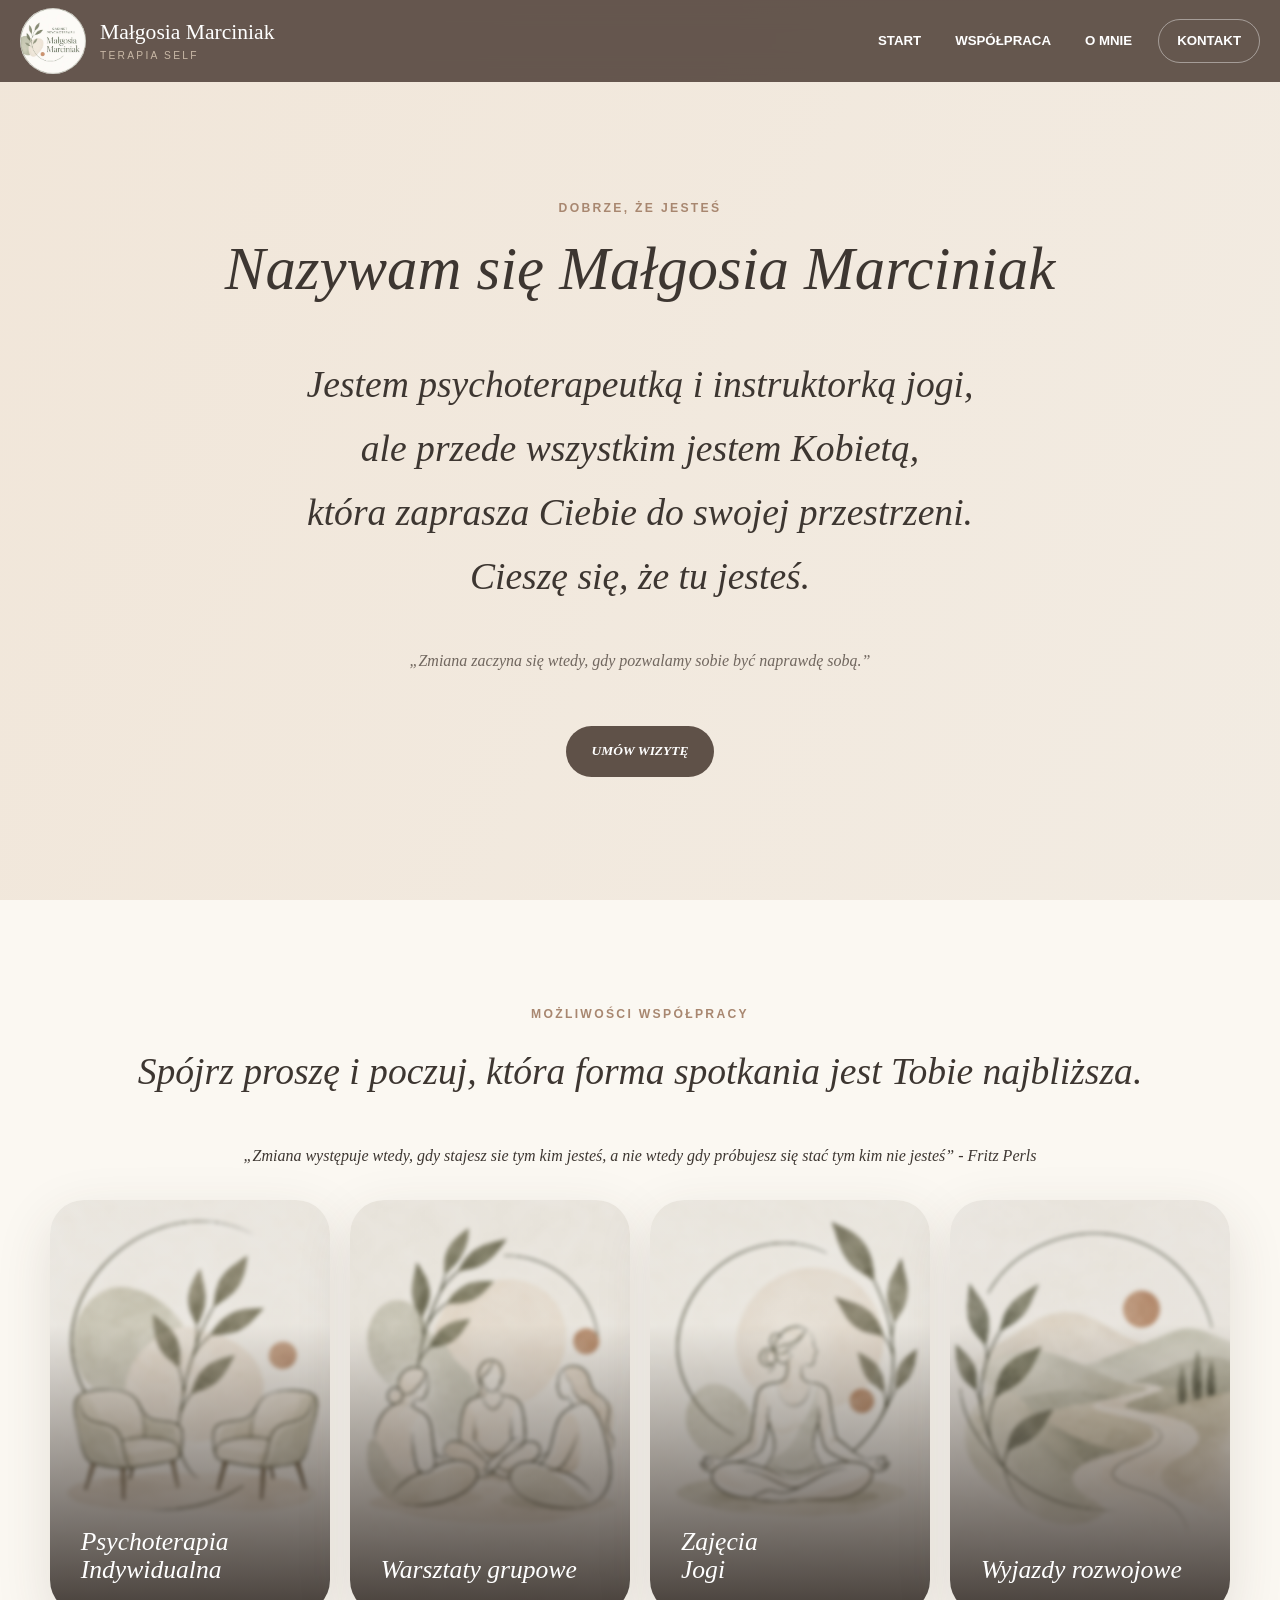
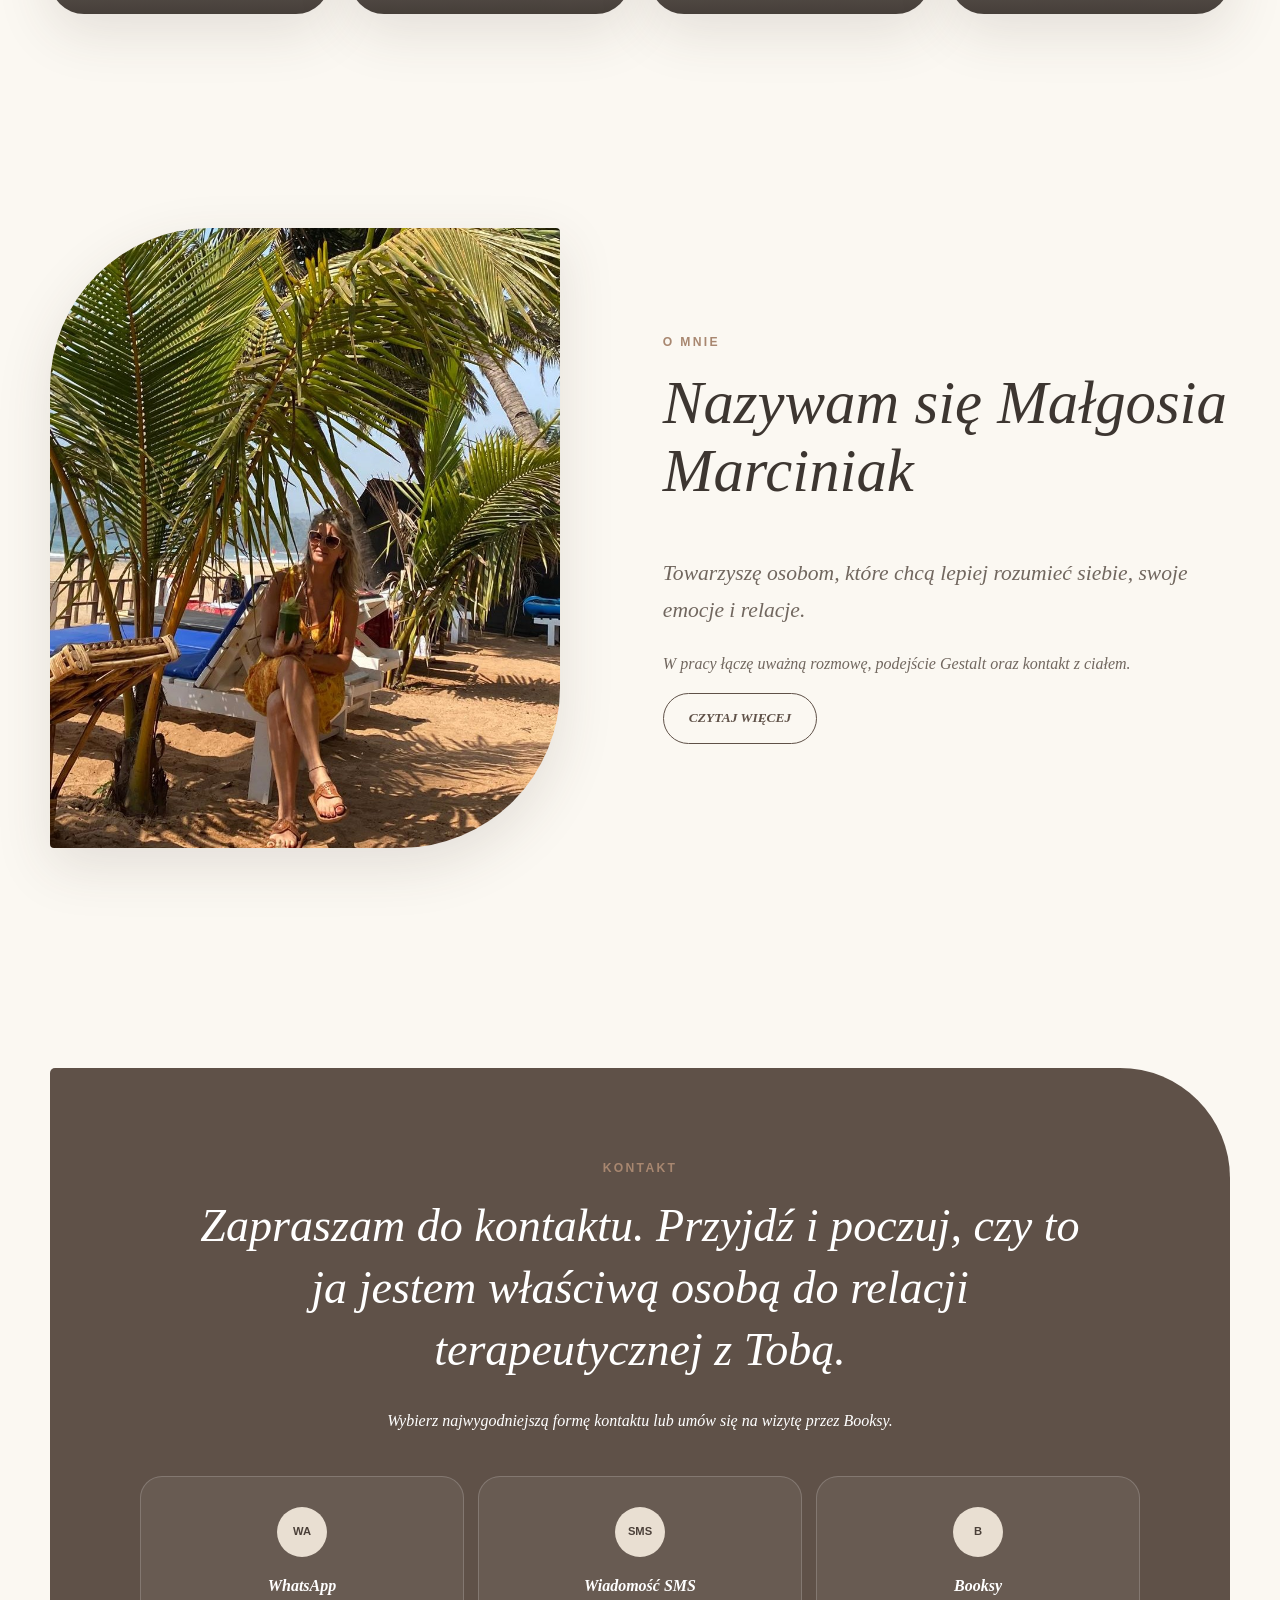
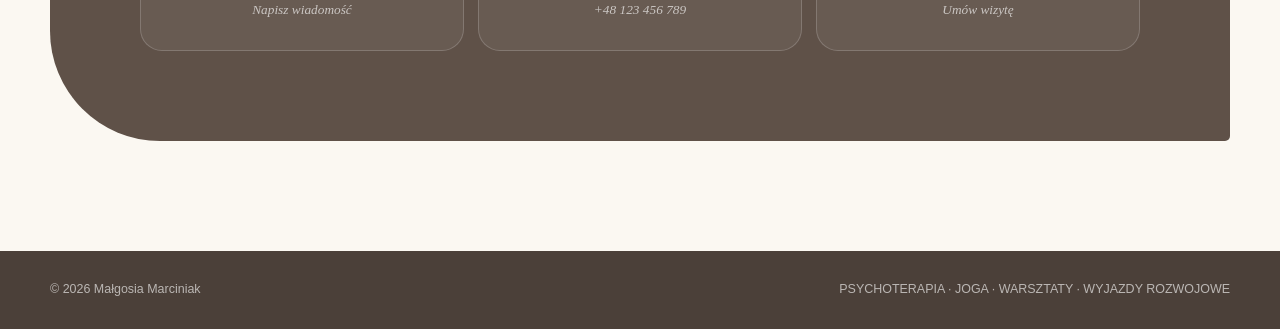
<file: index.html>
<!DOCTYPE html>
<html lang="pl">
<head>
    <meta charset="UTF-8">
    <meta name="viewport" content="width=device-width, initial-scale=1.0">
    <title>Małgosia Marciniak — Terapia Self</title>
    <link rel="stylesheet" href="style.css">
    <style>
        .contact-card .contact-invitation {
            max-width: 920px;
            margin: 0 auto 26px;
            font-style: italic;
            font-size: clamp(1.85rem, 3.6vw, 3rem);
            line-height: 1.35;
        }
        .contact-card .contact-description { font-style: italic; }
    </style>
    <style>
        #start .hero-content > .button { margin-top: 18px; }
        @media (max-width: 640px) {
            #start.hero {
                min-height: 100vh;
                min-height: 100svh;
                padding: 112px 24px 42px;
            }
            #start .hero-content { max-width: 420px; margin-inline: auto; }
            #start .eyebrow { margin-bottom: 24px; font-size: 0.7rem; letter-spacing: 0.18em; }
            #start .hero-content h2 { margin: 0 auto 24px; font-size: clamp(1.9rem, 7.5vw, 2.55rem); line-height: 1.18; text-wrap: balance; }
            #start .hero-content h3 { max-width: 34ch; margin: 0 auto 24px; font-size: clamp(1.15rem, 4.7vw, 1.35rem); line-height: 1.55; text-wrap: pretty; }
            #start .hero-content h3 br { display: none; }
            #start blockquote { margin: 0 auto 0; font-size: 0.95rem; line-height: 1.6; }
            #start .hero-content > .button { margin-top: 34px; min-height: 48px; padding: 12px 28px; }
        }
    </style>
</head>
<body>

    <!-- NAGŁÓWEK -->
    <header class="site-header">
        <div class="header-inner">
            <a class="brand" href="index.html">
                <span>Małgosia Marciniak</span>
                <small>Terapia Self</small>
            </a>

            <button class="menu-button" type="button" aria-label="Otwórz menu" aria-expanded="false">
                <span></span><span></span><span></span>
            </button>

            <nav class="main-nav" aria-label="Menu główne">
                <a href="#start">Start</a>
                <a href="#wspolpraca">Współpraca</a>
                <a href="#o-mnie">O mnie</a>
                <a class="nav-contact" href="#kontakt">Kontakt</a>
            </nav>
        </div>
    </header>

    <main>
        <section class="hero" id="start">
            <video class="hero-video" autoplay muted loop playsinline>
                <source src="images/hero.mp4" type="video/mp4">
            </video>

            <div class="hero-overlay"></div>

            <div class="hero-content">
                <p class="eyebrow">Dobrze, że jesteś</p>
                <h2>Nazywam się Małgosia Marciniak</h2>
                <h3>
                    Jestem psychoterapeutką i instruktorką jogi,<br>
                    ale przede wszystkim jestem Kobietą,<br>
                    która zaprasza Ciebie do swojej przestrzeni.<br>
                    Cieszę się, że tu jesteś.
                </h3>
                <blockquote>
                    „Zmiana zaczyna się wtedy, gdy pozwalamy sobie być naprawdę sobą.”
                </blockquote>
                <a class="button button-primary" href="#kontakt">Umów wizytę</a>
            </div>
        </section>

        <!-- WSPÓŁPRACA -->
        <section class="section services-section" id="wspolpraca">
            <div class="section-heading">
                <p class="eyebrow">Możliwości współpracy</p>
                <h3>
                     Spójrz proszę i poczuj, która forma spotkania jest Tobie najbliższa.
                </h3>
                <blockquote>
                     „Zmiana występuje wtedy, gdy stajesz sie tym kim jesteś, a nie wtedy gdy próbujesz się stać tym kim nie jesteś”  - Fritz Perls
                </blockquote>
                
            </div>

            <div class="services-grid">
                <a class="service-card service-therapy" href="psychoterapia-indywidualna.html" aria-label="Psychoterapia — zobacz więcej">
                    <div class="service-image"></div>
                    <div class="service-shade"></div>
                    <div class="service-content">
                        <h3>Psychoterapia Indywidualna</h3>
                    </div>
                </a>

                <a class="service-card service-group" href="warsztaty-rozwojowe.html" aria-label="Warsztaty grupowe — zobacz więcej">
                    <div class="service-image"></div>
                    <div class="service-shade"></div>
                    <div class="service-content">
                        <h3>Warsztaty grupowe</h3>
                    </div>
                </a>

                <a class="service-card service-yoga" href="zajecia-jogi.html" aria-label="Joga Gestalt — zobacz więcej">
                    <div class="service-image"></div>
                    <div class="service-shade"></div>
                    <div class="service-content">
                        <h3>Zajęcia <br> Jogi</h3>
                    </div>
                </a>

                <a class="service-card service-retreat" href="wyjazdy-rozwojowe.html" aria-label="Wyjazdy rozwojowe — zobacz więcej">
                    <div class="service-image"></div>
                    <div class="service-shade"></div>
                    <div class="service-content">
                        <h3>Wyjazdy rozwojowe</h3>
                    </div>
                </a>
            </div>
        </section>

        <!-- O MNIE -->
        <section class="section about-section" id="o-mnie">
            <div class="about-image" role="img" aria-label="Zdjęcie Małgosi Marciniak"></div>
            <div class="about-content">
                <p class="eyebrow">O mnie</p>
                <h2>Nazywam się Małgosia Marciniak</h2>
                <p class="lead">Towarzyszę osobom, które chcą lepiej rozumieć siebie, swoje emocje i relacje.</p>
                <p>W pracy łączę uważną rozmowę, podejście Gestalt oraz kontakt z ciałem.</p>
                <a class="button button-outline" href="o-mnie.html">Czytaj więcej</a>
            </div>
        </section>

        <!-- KONTAKT -->
        <section class="section contact-section" id="kontakt">
            <div class="contact-card">
                <p class="eyebrow">Kontakt</p>
                <h2 class="contact-invitation">Zapraszam do kontaktu. Przyjdź i poczuj, czy to ja jestem właściwą osobą do relacji terapeutycznej z Tobą.</h2>
                <p class="contact-description">Wybierz najwygodniejszą formę kontaktu lub umów się na wizytę przez Booksy.</p>

                <div class="contact-options">
                    <a class="contact-option" href="https://wa.me/48123456789" target="_blank" rel="noreferrer">
                        <span class="contact-icon">WA</span><strong>WhatsApp</strong><small>Napisz wiadomość</small>
                    </a>
                    <a class="contact-option" href="sms:+48123456789">
                        <span class="contact-icon">SMS</span><strong>Wiadomość SMS</strong><small>+48 123 456 789</small>
                    </a>
                    <!-- BOOKSY: dodaj do poniższego znacznika a: href="TWÓJ_LINK_DO_BOOKSY" -->
                    <a class="contact-option contact-booksy" id="booksy-link">
                        <span class="contact-icon" aria-hidden="true">B</span><strong>Booksy</strong><small>Umów wizytę</small>
                    </a>
                </div>
            </div>
        </section>
    </main>

    <footer class="site-footer">
        <p>© 2026 Małgosia Marciniak</p>
        <p>PSYCHOTERAPIA · JOGA · WARSZTATY · WYJAZDY ROZWOJOWE</p>
    </footer>

    <script src="script.js"></script>

</body>
</html>
</file>
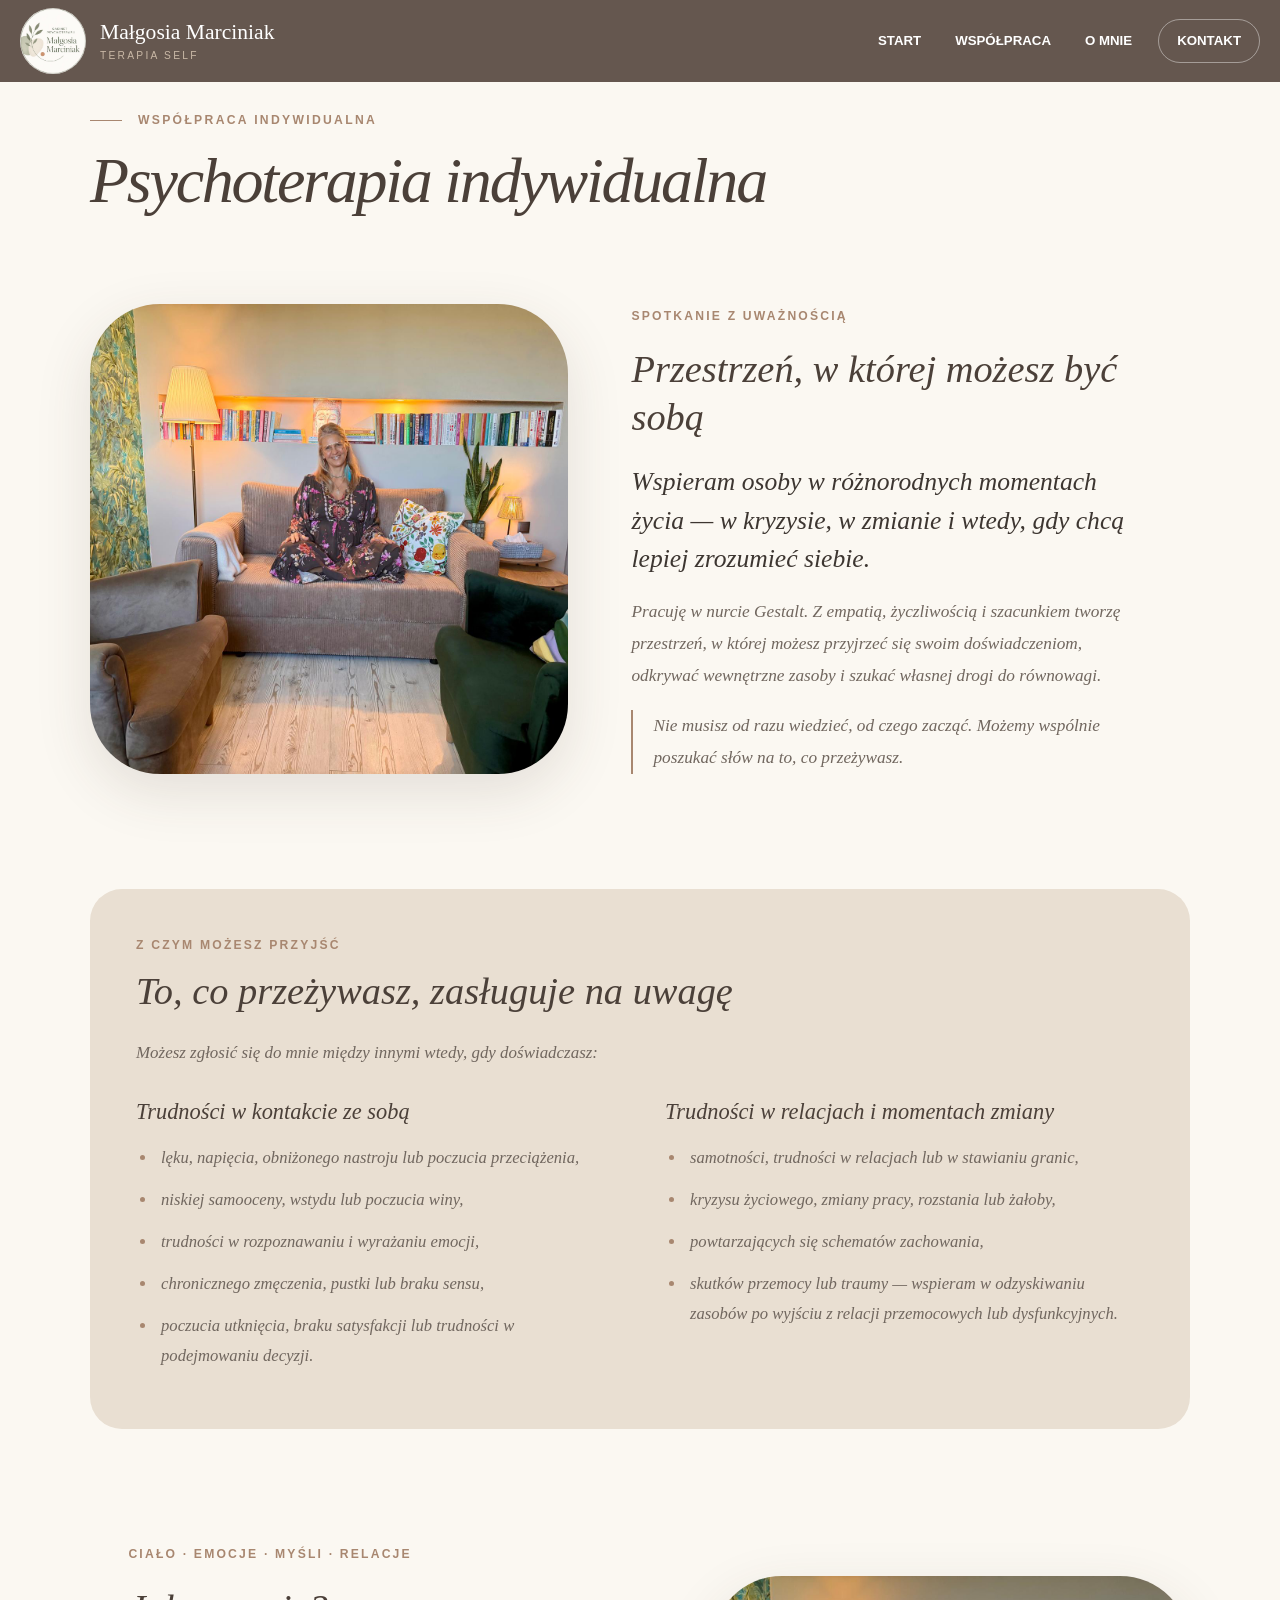
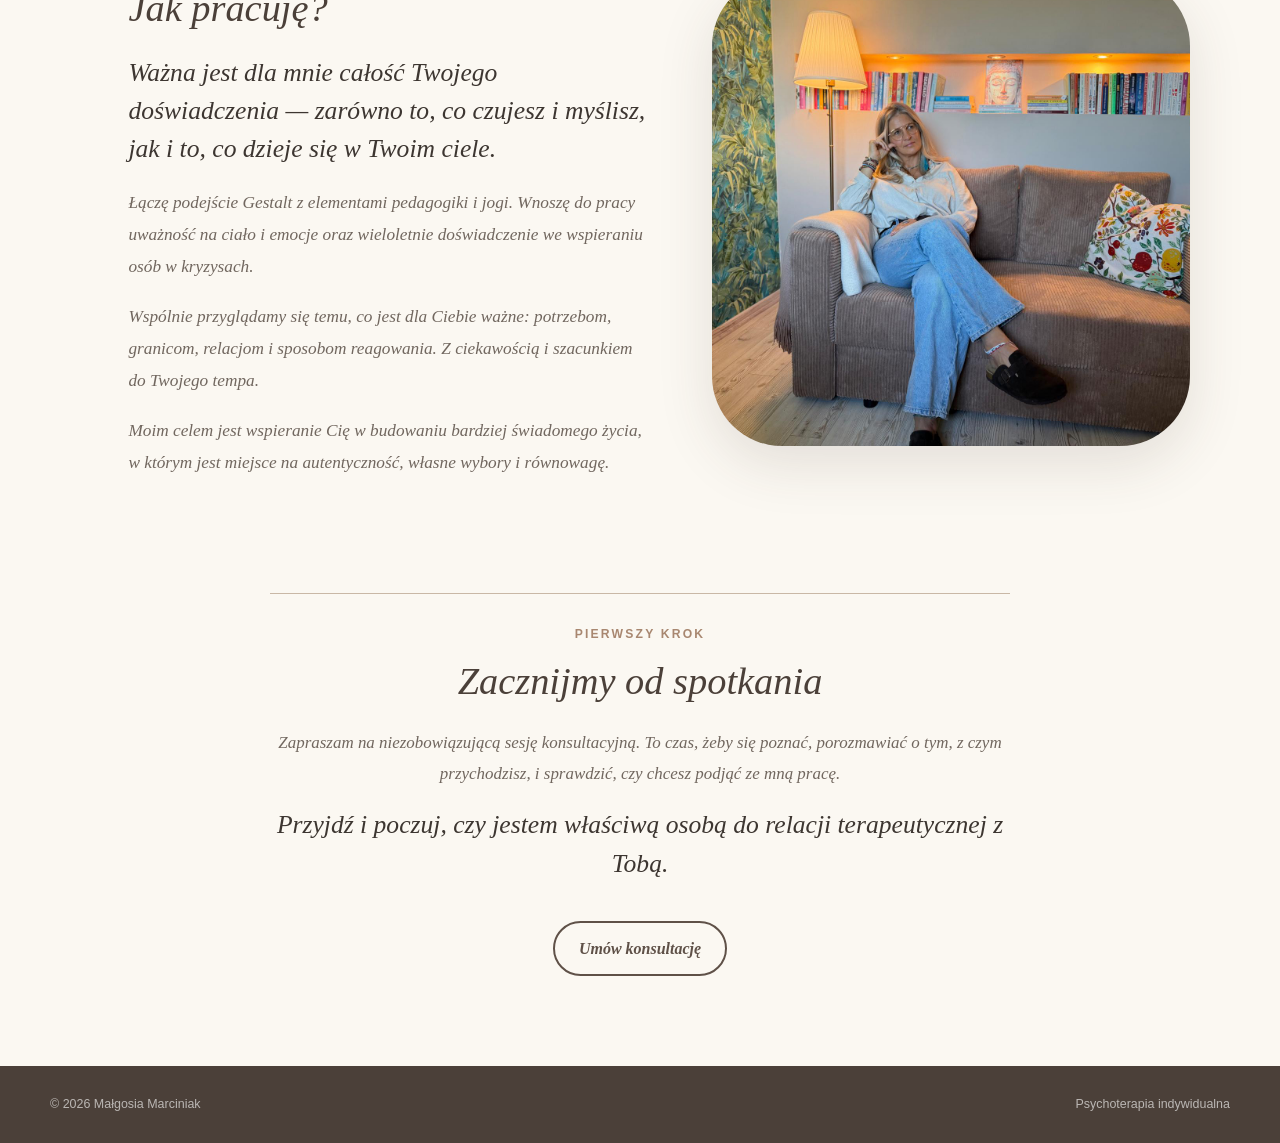
<file: psychoterapia-indywidualna.html>
<!DOCTYPE html>
<html lang="pl">

<head>
    <meta charset="UTF-8">
    <meta name="viewport" content="width=device-width, initial-scale=1.0">
    <title>Psychoterapia — Małgosia Marciniak</title>
    <link rel="stylesheet" href="style.css">
    <style>
        .page-psychotherapy .subpage { font-style: italic; }
        .page-psychotherapy .subpage-hero h1 { font-size: clamp(2.3rem, 5vw, 4.8rem); line-height: 1.12; overflow-wrap: break-word; }
        .page-psychotherapy h2 { margin-bottom: 22px; color: var(--header-deep); font-size: clamp(1.85rem, 3vw, 2.6rem); line-height: 1.25; }
        .page-psychotherapy h3 { margin-bottom: 16px; color: var(--header-deep); font-size: 1.4rem; line-height: 1.35; }
        .page-psychotherapy .therapy-section { margin-top: clamp(44px, 6vw, 76px); }
        .page-psychotherapy .subpage-photo { background-color: var(--beige); }
        .page-psychotherapy .therapy-copy { color: var(--text-soft); font-size: 1.06rem; line-height: 1.85; }
        .page-psychotherapy .therapy-areas { padding: clamp(24px, 4vw, 46px); background: var(--beige); border-radius: 32px; }
        .page-psychotherapy .therapy-grid { display: grid; grid-template-columns: 1fr 1fr; gap: clamp(24px, 4vw, 50px); margin-top: 28px; }
        .page-psychotherapy .text-points { margin: 0; padding-left: 21px; font-size: 1.04rem; line-height: 1.8; }
        .page-psychotherapy .text-points li { margin-bottom: 12px; padding-left: 4px; }
        .page-psychotherapy .text-points li::marker { color: var(--accent); }
        .page-psychotherapy .subpage-text > :last-child { margin-bottom: 0; }
        .page-psychotherapy .therapy-invitation { max-width: 740px; margin-inline: auto; padding-top: 30px; border-top: 1px solid var(--beige-dark); text-align: center; }
        .page-psychotherapy .therapy-invitation .text-link { margin-top: 12px; }
        .page-psychotherapy .therapy-invitation .text-link:focus-visible { outline: 3px solid var(--accent); outline-offset: 5px; }
        @media (max-width: 820px) {
            .page-psychotherapy .therapy-grid { grid-template-columns: 1fr; }
            .page-psychotherapy .subpage-photo { min-height: clamp(260px, 65vw, 390px); }
        }
    </style>
</head>

<body class="page-psychotherapy">

    <!-- GÓRNY NAGŁÓWEK I MENU -->
    <header class="site-header">
        <div class="header-inner">
            <a class="brand" href="index.html">
                <span>Małgosia Marciniak</span>
                <small>Terapia Self</small>
            </a>

            <button class="menu-button" aria-label="Otwórz menu">
                <span></span>
                <span></span>
                <span></span>
            </button>

            <nav class="main-nav">
                <a href="index.html#start">Start</a>
                <a href="index.html#wspolpraca">Współpraca</a>
                <a href="index.html#o-mnie">O mnie</a>
                <a href="index.html#kontakt">Kontakt</a>
            </nav>
        </div>
    </header>

    <!-- GŁÓWNA TREŚĆ PODSTRONY -->
    <main class="subpage">

        <!-- TYTUŁ PODSTRONY -->
        <section class="subpage-hero">
            <div>
                <p class="eyebrow">Współpraca indywidualna</p>
                <h1>Psychoterapia indywidualna</h1>
            </div>
        </section>

        <div class="subpage-alternating">
            <section class="subpage-row" aria-labelledby="therapy-intro">
                <div class="subpage-photo subpage-photo-primary" role="img" aria-label="Psychoterapia indywidualna"></div>
                <div class="subpage-text">
                    <p class="text-label">Spotkanie z uważnością</p>
                    <h2 id="therapy-intro">Przestrzeń, w której możesz być sobą</h2>
                    <p class="text-lead">Wspieram osoby w różnorodnych momentach życia — w kryzysie, w zmianie i wtedy, gdy chcą lepiej zrozumieć siebie.</p>
                    <p>Pracuję w nurcie Gestalt. Z empatią, życzliwością i szacunkiem tworzę przestrzeń, w której możesz przyjrzeć się swoim doświadczeniom, odkrywać wewnętrzne zasoby i szukać własnej drogi do równowagi.</p>
                    <p class="text-quote">Nie musisz od razu wiedzieć, od czego zacząć. Możemy wspólnie poszukać słów na to, co przeżywasz.</p>
                </div>
            </section>

            <section class="therapy-section therapy-areas" aria-labelledby="therapy-areas">
                <p class="text-label">Z czym możesz przyjść</p>
                <h2 id="therapy-areas">To, co przeżywasz, zasługuje na uwagę</h2>
                <p class="therapy-copy">Możesz zgłosić się do mnie między innymi wtedy, gdy doświadczasz:</p>
                <div class="therapy-grid">
                    <div>
                        <h3>Trudności w kontakcie ze sobą</h3>
                        <ul class="text-points">
                            <li>lęku, napięcia, obniżonego nastroju lub poczucia przeciążenia,</li>
                            <li>niskiej samooceny, wstydu lub poczucia winy,</li>
                            <li>trudności w rozpoznawaniu i wyrażaniu emocji,</li>
                            <li>chronicznego zmęczenia, pustki lub braku sensu,</li>
                            <li>poczucia utknięcia, braku satysfakcji lub trudności w podejmowaniu decyzji.</li>
                        </ul>
                    </div>
                    <div>
                        <h3>Trudności w relacjach i momentach zmiany</h3>
                        <ul class="text-points">
                            <li>samotności, trudności w relacjach lub w stawianiu granic,</li>
                            <li>kryzysu życiowego, zmiany pracy, rozstania lub żałoby,</li>
                            <li>powtarzających się schematów zachowania,</li>
                            <li>skutków przemocy lub traumy — wspieram w odzyskiwaniu zasobów po wyjściu z relacji przemocowych lub dysfunkcyjnych.</li>
                        </ul>
                    </div>
                </div>
            </section>

            <section class="subpage-row subpage-row-reverse therapy-section" aria-labelledby="therapy-approach">
                <div class="subpage-text">
                    <p class="text-label">Ciało · emocje · myśli · relacje</p>
                    <h2 id="therapy-approach">Jak pracuję?</h2>
                    <p class="text-lead">Ważna jest dla mnie całość Twojego doświadczenia — zarówno to, co czujesz i myślisz, jak i to, co dzieje się w Twoim ciele.</p>
                    <p>Łączę podejście Gestalt z elementami pedagogiki i jogi. Wnoszę do pracy uważność na ciało i emocje oraz wieloletnie doświadczenie we wspieraniu osób w kryzysach.</p>
                    <p>Wspólnie przyglądamy się temu, co jest dla Ciebie ważne: potrzebom, granicom, relacjom i sposobom reagowania. Z ciekawością i szacunkiem do Twojego tempa.</p>
                    <p>Moim celem jest wspieranie Cię w budowaniu bardziej świadomego życia, w którym jest miejsce na autentyczność, własne wybory i równowagę.</p>
                </div>
                <div class="subpage-photo subpage-photo-secondary" role="img" aria-label="Przestrzeń psychoterapii indywidualnej"></div>
            </section>

            <section class="therapy-section therapy-invitation" aria-labelledby="therapy-consultation">
                <p class="text-label">Pierwszy krok</p>
                <h2 id="therapy-consultation">Zacznijmy od spotkania</h2>
                <p class="therapy-copy">Zapraszam na niezobowiązującą sesję konsultacyjną. To czas, żeby się poznać, porozmawiać o tym, z czym przychodzisz, i sprawdzić, czy chcesz podjąć ze mną pracę.</p>
                <p class="text-lead">Przyjdź i poczuj, czy jestem właściwą osobą do relacji terapeutycznej z Tobą.</p>
                <a class="text-link" href="index.html#kontakt">Umów konsultację</a>
            </section>
        </div>

    </main>

    <!-- STOPKA -->
    <footer class="site-footer">
        <p>© 2026 Małgosia Marciniak</p>
        <p>Psychoterapia indywidualna</p>
    </footer>

    <script src="script.js"></script>

</body>

</html>
</file>
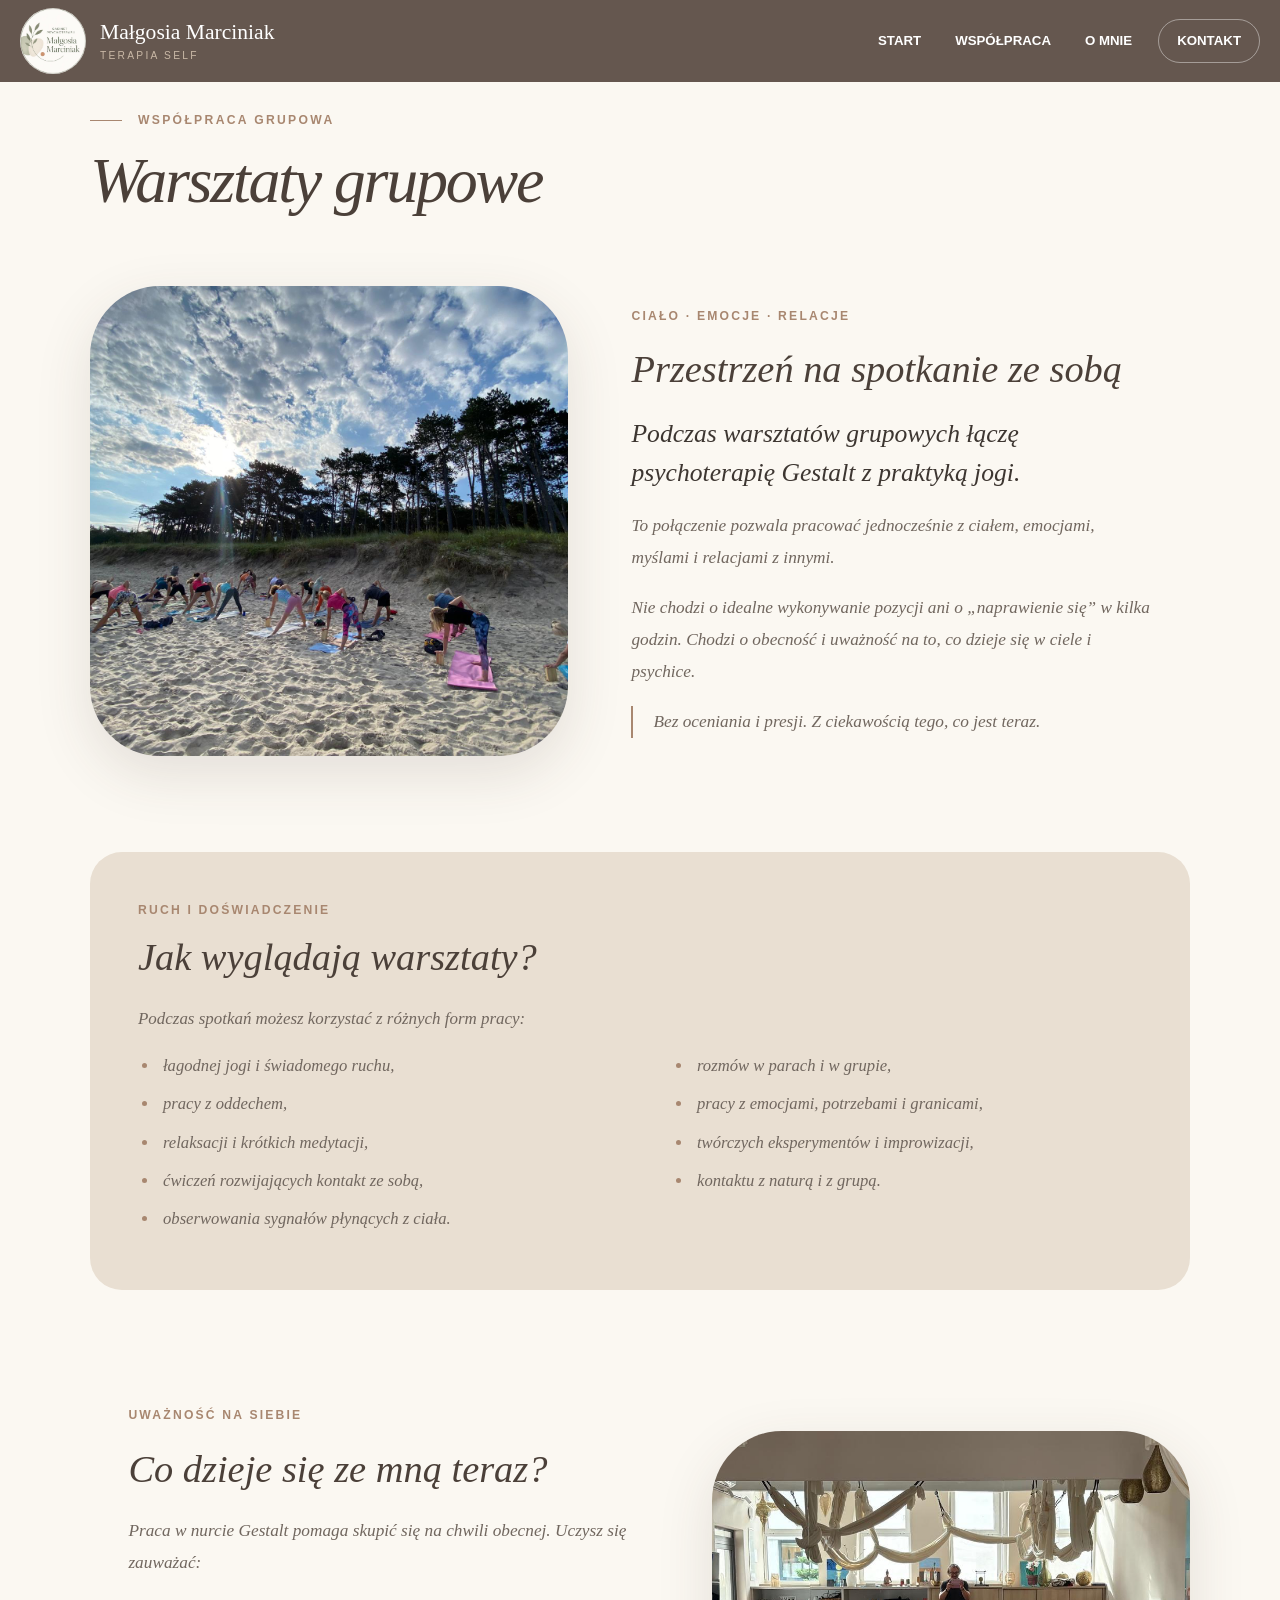
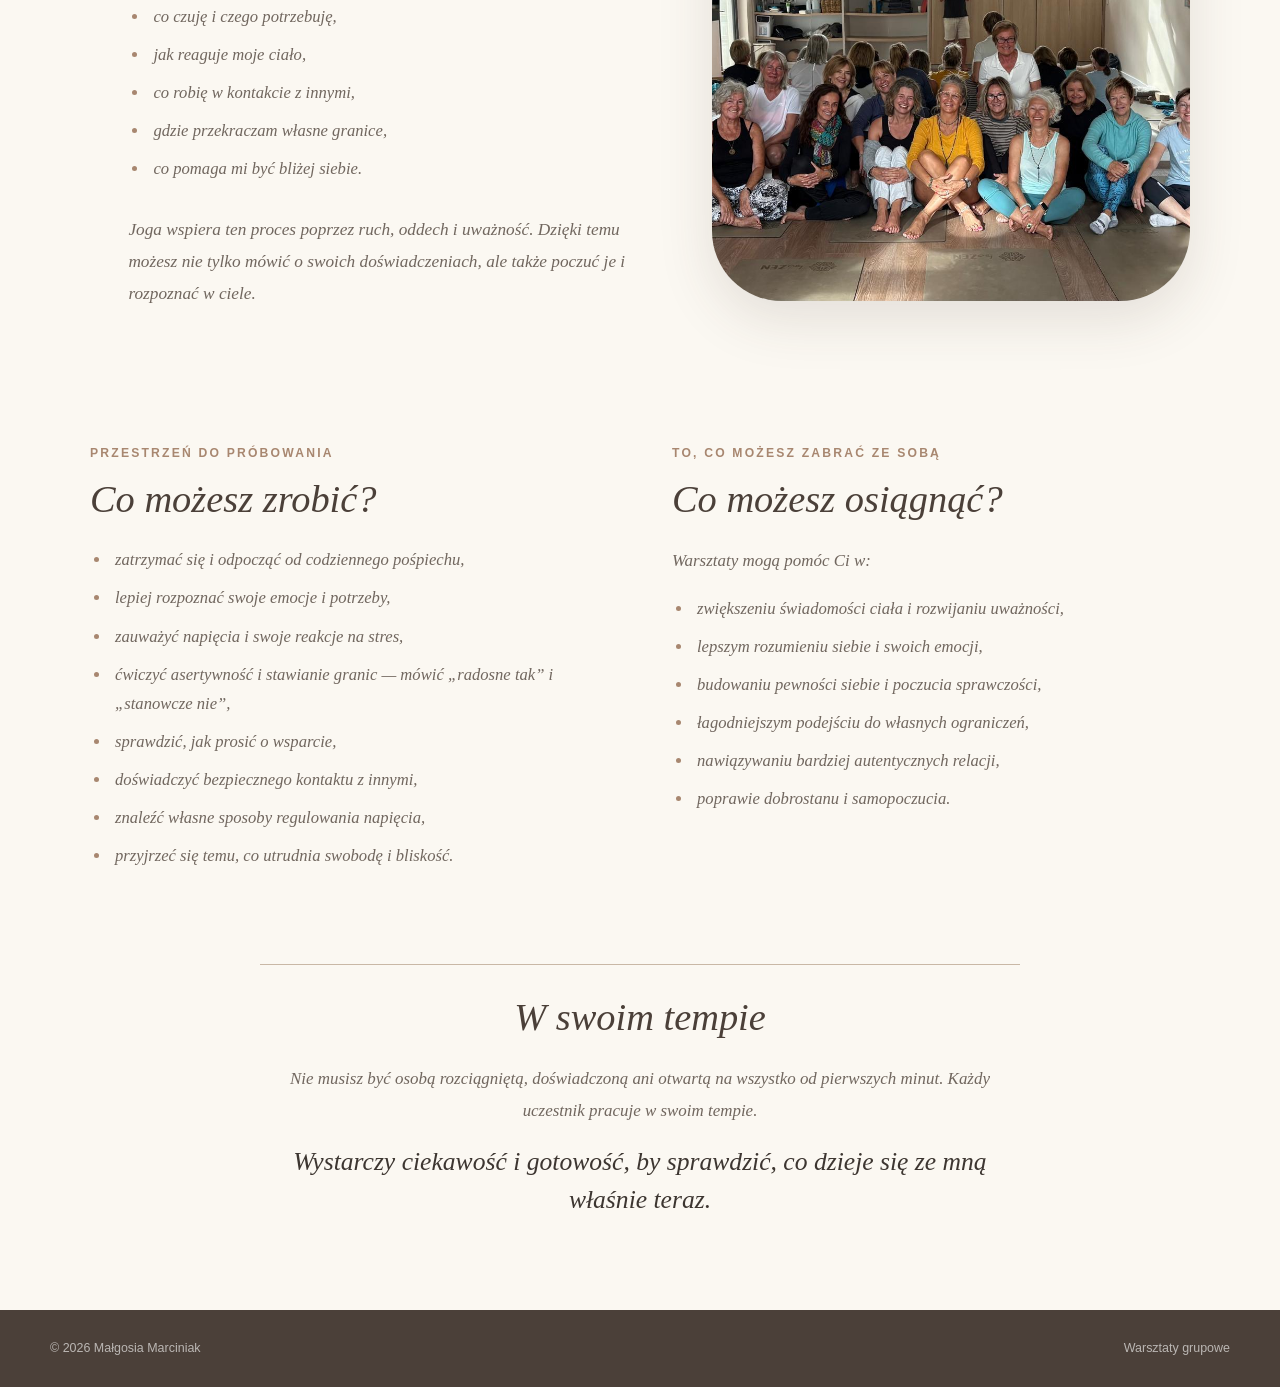
<file: warsztaty-rozwojowe.html>
<!DOCTYPE html>
<html lang="pl">

<head>
    <meta charset="UTF-8">
    <meta name="viewport" content="width=device-width, initial-scale=1.0">
    <title>Warsztaty grupowe — Małgosia Marciniak</title>
    <link rel="stylesheet" href="style.css">

    <style>
        .page-workshops .subpage { font-style: italic; }
        .page-workshops .subpage-hero h1 { font-size: clamp(2.6rem, 5vw, 4.8rem); line-height: 1.12; }
        .page-workshops .workshop-section { margin-top: clamp(44px, 6vw, 76px); }
        .page-workshops .workshop-panel { padding: clamp(24px, 4vw, 48px); background: var(--beige); border-radius: 32px; }
        .page-workshops h2 { margin-bottom: 22px; color: var(--header-deep); font-size: clamp(1.8rem, 3vw, 2.5rem); line-height: 1.25; }
        .page-workshops .workshop-grid { display: grid; grid-template-columns: 1fr 1fr; gap: clamp(28px, 5vw, 64px); }
        .page-workshops .workshop-copy { color: var(--text-soft); font-size: 1.06rem; line-height: 1.85; }
        .page-workshops .text-points { font-size: 1.04rem; line-height: 1.75; padding-left: 21px; }
        .page-workshops .text-points li { padding-left: 4px; margin-bottom: 9px; }
        .page-workshops .text-points li::marker { color: var(--accent); }
        .page-workshops .workshop-panel .text-points { margin: 0; }
        .page-workshops .workshop-note { max-width: 760px; margin: clamp(44px, 6vw, 72px) auto 0; padding: 28px 0 0; border-top: 1px solid var(--beige-dark); text-align: center; }
        .page-workshops .workshop-note p:last-child { margin-bottom: 0; }
        .page-workshops .subpage-photo { background-color: var(--beige); }
        @media (max-width: 820px) {
            .page-workshops .workshop-grid { grid-template-columns: 1fr; gap: 24px; }
            .page-workshops .workshop-panel .workshop-grid { gap: 0; }
            .page-workshops .subpage-photo { min-height: clamp(260px, 65vw, 390px); }
        }
    </style>
</head>

<body class="page-workshops">

    <!-- GÓRNY NAGŁÓWEK I MENU -->
    <header class="site-header">
        <div class="header-inner">
            <a class="brand" href="index.html">
                <span>Małgosia Marciniak</span>
                <small>Terapia Self</small>
            </a>

            <button class="menu-button" aria-label="Otwórz menu">
                <span></span>
                <span></span>
                <span></span>
            </button>

            <nav class="main-nav">
                <a href="index.html#start">Start</a>
                <a href="index.html#wspolpraca">Współpraca</a>
                <a href="index.html#o-mnie">O mnie</a>
                <a href="index.html#kontakt">Kontakt</a>
            </nav>
        </div>
    </header>

    <!-- GŁÓWNA TREŚĆ PODSTRONY -->
    <main class="subpage">

        <!-- TYTUŁ PODSTRONY -->
        <section class="subpage-hero">
            <div>
                <p class="eyebrow">Współpraca grupowa</p>
                <h1>Warsztaty grupowe</h1>
            </div>
        </section>

        <div class="subpage-alternating">
            <section class="subpage-row" aria-labelledby="workshop-intro">
                <div class="subpage-photo subpage-photo-primary" role="img" aria-label="Warsztaty grupowe"></div>
                <div class="subpage-text">
                    <p class="text-label">Ciało · emocje · relacje</p>
                    <h2 id="workshop-intro">Przestrzeń na spotkanie ze sobą</h2>
                    <p class="text-lead">Podczas warsztatów grupowych łączę psychoterapię Gestalt z praktyką jogi.</p>
                    <p>To połączenie pozwala pracować jednocześnie z ciałem, emocjami, myślami i relacjami z innymi.</p>
                    <p>Nie chodzi o idealne wykonywanie pozycji ani o „naprawienie się” w kilka godzin. Chodzi o obecność i uważność na to, co dzieje się w ciele i psychice.</p>
                    <p class="text-quote">Bez oceniania i presji. Z ciekawością tego, co jest teraz.</p>
                </div>
            </section>

            <section class="workshop-section workshop-panel" aria-labelledby="workshop-practice">
                <p class="text-label">Ruch i doświadczenie</p>
                <h2 id="workshop-practice">Jak wyglądają warsztaty?</h2>
                <p class="workshop-copy">Podczas spotkań możesz korzystać z różnych form pracy:</p>
                <div class="workshop-grid">
                    <ul class="text-points">
                        <li>łagodnej jogi i świadomego ruchu,</li>
                        <li>pracy z oddechem,</li>
                        <li>relaksacji i krótkich medytacji,</li>
                        <li>ćwiczeń rozwijających kontakt ze sobą,</li>
                        <li>obserwowania sygnałów płynących z ciała.</li>
                    </ul>
                    <ul class="text-points">
                        <li>rozmów w parach i w grupie,</li>
                        <li>pracy z emocjami, potrzebami i granicami,</li>
                        <li>twórczych eksperymentów i improwizacji,</li>
                        <li>kontaktu z naturą i z grupą.</li>
                    </ul>
                </div>
            </section>

            <section class="subpage-row subpage-row-reverse workshop-section" aria-labelledby="workshop-awareness">
                <div class="subpage-text">
                    <p class="text-label">Uważność na siebie</p>
                    <h2 id="workshop-awareness">Co dzieje się ze mną teraz?</h2>
                    <p>Praca w nurcie Gestalt pomaga skupić się na chwili obecnej. Uczysz się zauważać:</p>
                    <ul class="text-points">
                        <li>co czuję i czego potrzebuję,</li>
                        <li>jak reaguje moje ciało,</li>
                        <li>co robię w kontakcie z innymi,</li>
                        <li>gdzie przekraczam własne granice,</li>
                        <li>co pomaga mi być bliżej siebie.</li>
                    </ul>
                    <p>Joga wspiera ten proces poprzez ruch, oddech i uważność. Dzięki temu możesz nie tylko mówić o swoich doświadczeniach, ale także poczuć je i rozpoznać w ciele.</p>
                </div>
                <div class="subpage-photo subpage-photo-secondary" role="img" aria-label="Przestrzeń warsztatów grupowych"></div>
            </section>

            <div class="workshop-section workshop-grid">
                <section aria-labelledby="workshop-experience">
                    <p class="text-label">Przestrzeń do próbowania</p>
                    <h2 id="workshop-experience">Co możesz zrobić?</h2>
                    <ul class="text-points">
                        <li>zatrzymać się i odpocząć od codziennego pośpiechu,</li>
                        <li>lepiej rozpoznać swoje emocje i potrzeby,</li>
                        <li>zauważyć napięcia i swoje reakcje na stres,</li>
                        <li>ćwiczyć asertywność i stawianie granic — mówić „radosne tak” i „stanowcze nie”,</li>
                        <li>sprawdzić, jak prosić o wsparcie,</li>
                        <li>doświadczyć bezpiecznego kontaktu z innymi,</li>
                        <li>znaleźć własne sposoby regulowania napięcia,</li>
                        <li>przyjrzeć się temu, co utrudnia swobodę i bliskość.</li>
                    </ul>
                </section>
                <section aria-labelledby="workshop-benefits">
                    <p class="text-label">To, co możesz zabrać ze sobą</p>
                    <h2 id="workshop-benefits">Co możesz osiągnąć?</h2>
                    <p class="workshop-copy">Warsztaty mogą pomóc Ci w:</p>
                    <ul class="text-points">
                        <li>zwiększeniu świadomości ciała i rozwijaniu uważności,</li>
                        <li>lepszym rozumieniu siebie i swoich emocji,</li>
                        <li>budowaniu pewności siebie i poczucia sprawczości,</li>
                        <li>łagodniejszym podejściu do własnych ograniczeń,</li>
                        <li>nawiązywaniu bardziej autentycznych relacji,</li>
                        <li>poprawie dobrostanu i samopoczucia.</li>
                    </ul>
                </section>
            </div>

            <section class="workshop-note" aria-labelledby="workshop-pace">
                <h2 id="workshop-pace">W swoim tempie</h2>
                <p class="workshop-copy">Nie musisz być osobą rozciągniętą, doświadczoną ani otwartą na wszystko od pierwszych minut. Każdy uczestnik pracuje w swoim tempie.</p>
                <p class="text-lead">Wystarczy ciekawość i gotowość, by sprawdzić, co dzieje się ze mną właśnie teraz.</p>
            </section>
        </div>

    </main>

    <!-- STOPKA -->
    <footer class="site-footer">
        <p>© 2026 Małgosia Marciniak</p>
        <p>Warsztaty grupowe</p>
    </footer>

    <script src="script.js"></script>

</body>

</html>
</file>
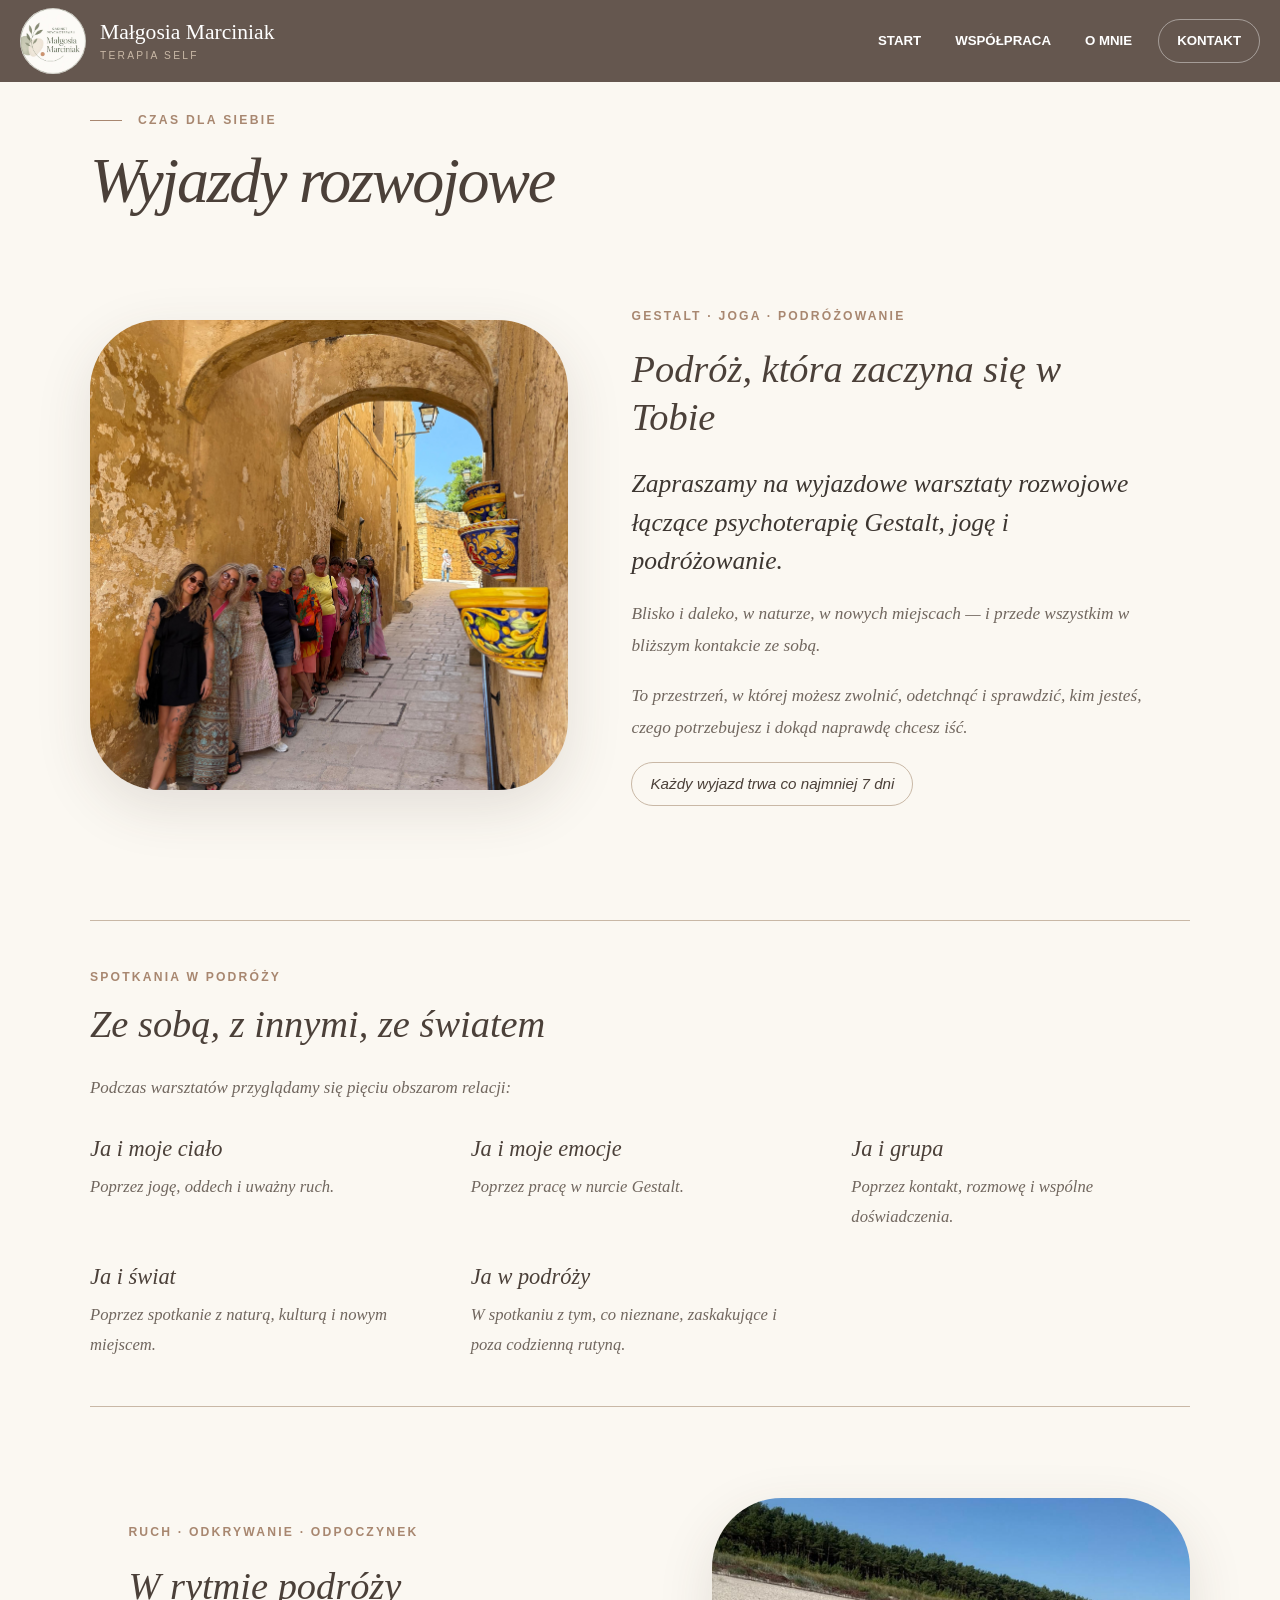
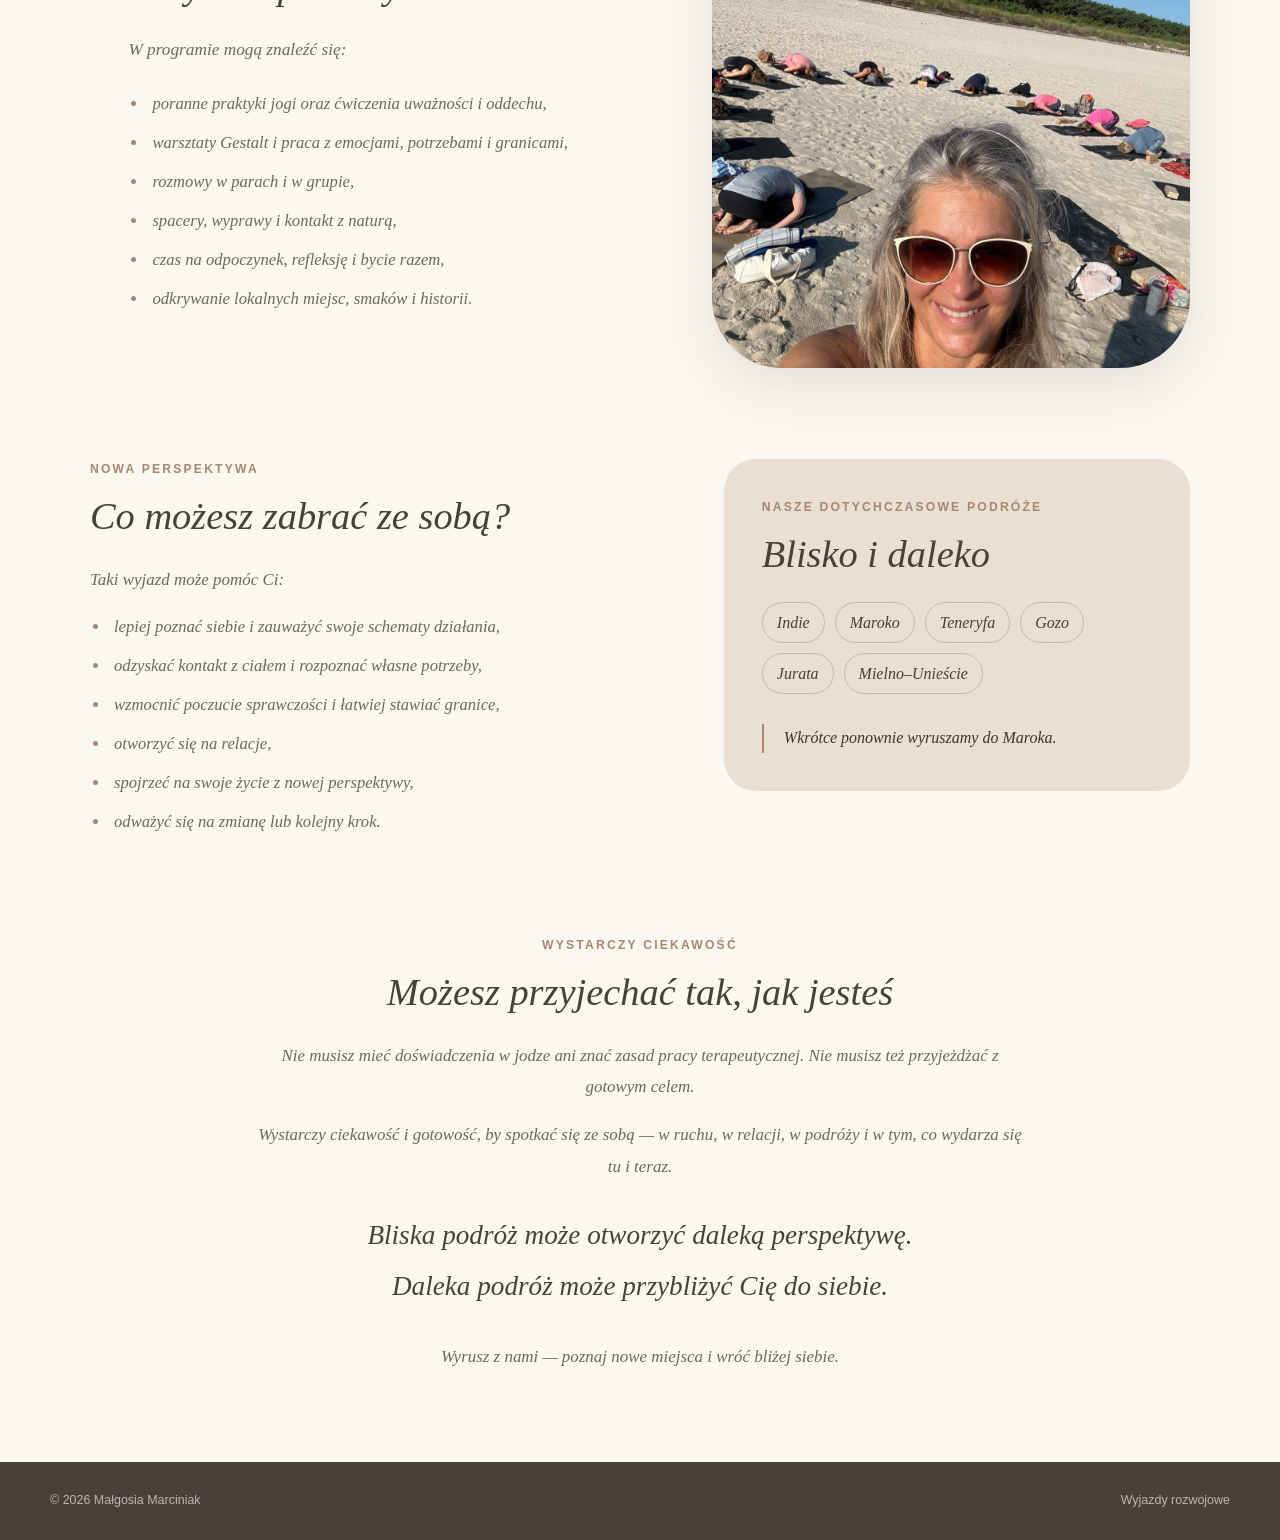
<file: wyjazdy-rozwojowe.html>
<!DOCTYPE html>
<html lang="pl">

<head>
    <meta charset="UTF-8">
    <meta name="viewport" content="width=device-width, initial-scale=1.0">
    <title>Wyjazdy rozwojowe — Małgosia Marciniak</title>
    <link rel="stylesheet" href="style.css">
    <style>
        .page-retreats .subpage { font-style: italic; }
        .page-retreats .subpage-hero h1 { font-size: clamp(2.6rem, 5vw, 4.8rem); line-height: 1.12; }
        .page-retreats h2 { color: var(--header-deep); font-size: clamp(1.85rem, 3vw, 2.65rem); line-height: 1.25; margin-bottom: 24px; }
        .page-retreats .retreat-section { margin-top: clamp(44px, 6vw, 76px); }
        .page-retreats .retreat-copy { color: var(--text-soft); font-size: 1.06rem; line-height: 1.85; }
        .page-retreats .text-points { font-size: 1.04rem; line-height: 1.8; }
        .page-retreats .text-points li { margin-bottom: 9px; padding-left: 4px; }
        .page-retreats .text-points li::marker { color: var(--accent); }
        .page-retreats .subpage-photo { background-color: var(--beige); }
        .page-retreats .retreat-duration { display: inline-block; padding: 8px 18px; border: 1px solid var(--beige-dark); border-radius: 30px; color: var(--header-deep); font-size: 0.95rem; }
        .page-retreats .retreat-relations { padding: clamp(24px, 4vw, 46px) 0; border-top: 1px solid var(--beige-dark); border-bottom: 1px solid var(--beige-dark); }
        .page-retreats .retreat-relations > h2 { max-width: 650px; }
        .page-retreats .retreat-relations dl { margin: 30px 0 0; display: grid; grid-template-columns: repeat(3, 1fr); gap: 30px 42px; }
        .page-retreats .retreat-relations dt { margin-bottom: 8px; color: var(--header-deep); font-family: Georgia, 'Times New Roman', serif; font-size: 1.4rem; line-height: 1.35; }
        .page-retreats .retreat-relations dd { margin: 0; color: var(--text-soft); font-size: 1.04rem; line-height: 1.8; }
        .page-retreats .retreat-columns { display: grid; grid-template-columns: 1.1fr 0.9fr; gap: clamp(28px, 5vw, 68px); align-items: start; }
        .page-retreats .retreat-places { padding: clamp(24px, 3vw, 38px); background: var(--beige); border-radius: 32px; }
        .page-retreats .retreat-places ul { display: flex; flex-wrap: wrap; gap: 10px; list-style: none; margin: 24px 0 30px; padding: 0; }
        .page-retreats .retreat-places li { padding: 6px 14px; border: 1px solid var(--beige-dark); border-radius: 24px; color: var(--header-deep); }
        .page-retreats .retreat-places .text-quote { color: var(--text); line-height: 1.8; }
        .page-retreats .retreat-closing { max-width: 780px; margin-inline: auto; text-align: center; }
        .page-retreats .retreat-closing blockquote { margin: 32px 0; color: var(--header-deep); font-family: Georgia, 'Times New Roman', serif; font-size: clamp(1.3rem, 2.4vw, 1.7rem); line-height: 1.6; }
        .page-retreats .retreat-closing blockquote p { margin: 0 0 8px; }
        .page-retreats .retreat-closing > p:last-child { margin-bottom: 0; }
        @media (max-width: 820px) {
            .page-retreats .retreat-relations dl { grid-template-columns: 1fr 1fr; gap: 26px; }
            .page-retreats .retreat-columns { grid-template-columns: 1fr; }
            .page-retreats .subpage-photo { min-height: clamp(260px, 65vw, 390px); }
        }
        @media (max-width: 540px) {
            .page-retreats .retreat-relations dl { grid-template-columns: 1fr; }
        }
    </style>
</head>

<body class="page-retreats">

    <!-- GÓRNY NAGŁÓWEK I MENU -->
    <header class="site-header">
        <div class="header-inner">
            <a class="brand" href="index.html">
                <span>Małgosia Marciniak</span>
                <small>Terapia Self</small>
            </a>

            <button class="menu-button" aria-label="Otwórz menu">
                <span></span>
                <span></span>
                <span></span>
            </button>

            <nav class="main-nav">
                <a href="index.html#start">Start</a>
                <a href="index.html#wspolpraca">Współpraca</a>
                <a href="index.html#o-mnie">O mnie</a>
                <a href="index.html#kontakt">Kontakt</a>
            </nav>
        </div>
    </header>

    <!-- GŁÓWNA TREŚĆ PODSTRONY -->
    <main class="subpage">

        <!-- TYTUŁ PODSTRONY -->
        <section class="subpage-hero">
            <div>
                <p class="eyebrow">Czas dla siebie</p>
                <h1>Wyjazdy rozwojowe</h1>
            </div>
        </section>

        <div class="subpage-alternating">
            <section class="subpage-row" aria-labelledby="retreat-intro">
                <div class="subpage-photo subpage-photo-primary" role="img" aria-label="Wyjazdy rozwojowe"></div>
                <div class="subpage-text">
                    <p class="text-label">Gestalt · joga · podróżowanie</p>
                    <h2 id="retreat-intro">Podróż, która zaczyna się w Tobie</h2>
                    <p class="text-lead">Zapraszamy na wyjazdowe warsztaty rozwojowe łączące psychoterapię Gestalt, jogę i podróżowanie.</p>
                    <p>Blisko i daleko, w naturze, w nowych miejscach — i przede wszystkim w bliższym kontakcie ze sobą.</p>
                    <p>To przestrzeń, w której możesz zwolnić, odetchnąć i sprawdzić, kim jesteś, czego potrzebujesz i dokąd naprawdę chcesz iść.</p>
                    <span class="retreat-duration">Każdy wyjazd trwa co najmniej 7 dni</span>
                </div>
            </section>

            <section class="retreat-section retreat-relations" aria-labelledby="retreat-relations">
                <p class="text-label">Spotkania w podróży</p>
                <h2 id="retreat-relations">Ze sobą, z innymi, ze światem</h2>
                <p class="retreat-copy">Podczas warsztatów przyglądamy się pięciu obszarom relacji:</p>
                <dl>
                    <div><dt>Ja i moje ciało</dt><dd>Poprzez jogę, oddech i uważny ruch.</dd></div>
                    <div><dt>Ja i moje emocje</dt><dd>Poprzez pracę w nurcie Gestalt.</dd></div>
                    <div><dt>Ja i grupa</dt><dd>Poprzez kontakt, rozmowę i wspólne doświadczenia.</dd></div>
                    <div><dt>Ja i świat</dt><dd>Poprzez spotkanie z naturą, kulturą i nowym miejscem.</dd></div>
                    <div><dt>Ja w podróży</dt><dd>W spotkaniu z tym, co nieznane, zaskakujące i poza codzienną rutyną.</dd></div>
                </dl>
            </section>

            <section class="subpage-row subpage-row-reverse retreat-section" aria-labelledby="retreat-program">
                <div class="subpage-text">
                    <p class="text-label">Ruch · odkrywanie · odpoczynek</p>
                    <h2 id="retreat-program">W rytmie podróży</h2>
                    <p>W programie mogą znaleźć się:</p>
                    <ul class="text-points">
                        <li>poranne praktyki jogi oraz ćwiczenia uważności i oddechu,</li>
                        <li>warsztaty Gestalt i praca z emocjami, potrzebami i granicami,</li>
                        <li>rozmowy w parach i w grupie,</li>
                        <li>spacery, wyprawy i kontakt z naturą,</li>
                        <li>czas na odpoczynek, refleksję i bycie razem,</li>
                        <li>odkrywanie lokalnych miejsc, smaków i historii.</li>
                    </ul>
                </div>
                <div class="subpage-photo subpage-photo-secondary" role="img" aria-label="Podróże i wspólne doświadczenia podczas wyjazdów rozwojowych"></div>
            </section>

            <div class="retreat-section retreat-columns">
                <section aria-labelledby="retreat-benefits">
                    <p class="text-label">Nowa perspektywa</p>
                    <h2 id="retreat-benefits">Co możesz zabrać ze sobą?</h2>
                    <p class="retreat-copy">Taki wyjazd może pomóc Ci:</p>
                    <ul class="text-points">
                        <li>lepiej poznać siebie i zauważyć swoje schematy działania,</li>
                        <li>odzyskać kontakt z ciałem i rozpoznać własne potrzeby,</li>
                        <li>wzmocnić poczucie sprawczości i łatwiej stawiać granice,</li>
                        <li>otworzyć się na relacje,</li>
                        <li>spojrzeć na swoje życie z nowej perspektywy,</li>
                        <li>odważyć się na zmianę lub kolejny krok.</li>
                    </ul>
                </section>
                <section class="retreat-places" aria-labelledby="retreat-places">
                    <p class="text-label">Nasze dotychczasowe podróże</p>
                    <h2 id="retreat-places">Blisko i daleko</h2>
                    <ul aria-label="Dotychczasowe kierunki wyjazdów">
                        <li>Indie</li><li>Maroko</li><li>Teneryfa</li><li>Gozo</li><li>Jurata</li><li>Mielno–Unieście</li>
                    </ul>
                    <p class="text-quote">Wkrótce ponownie wyruszamy do Maroka.</p>
                </section>
            </div>

            <section class="retreat-section retreat-closing" aria-labelledby="retreat-invitation">
                <p class="text-label">Wystarczy ciekawość</p>
                <h2 id="retreat-invitation">Możesz przyjechać tak, jak jesteś</h2>
                <p class="retreat-copy">Nie musisz mieć doświadczenia w jodze ani znać zasad pracy terapeutycznej. Nie musisz też przyjeżdżać z gotowym celem.</p>
                <p class="retreat-copy">Wystarczy ciekawość i gotowość, by spotkać się ze sobą — w ruchu, w relacji, w podróży i w tym, co wydarza się tu i teraz.</p>
                <blockquote>
                    <p>Bliska podróż może otworzyć daleką perspektywę.</p>
                    <p>Daleka podróż może przybliżyć Cię do siebie.</p>
                </blockquote>
                <p class="retreat-copy">Wyrusz z nami — poznaj nowe miejsca i wróć bliżej siebie.</p>
            </section>
        </div>

    </main>

    <!-- STOPKA -->
    <footer class="site-footer">
        <p>© 2026 Małgosia Marciniak</p>
        <p>Wyjazdy rozwojowe</p>
    </footer>

    <script src="script.js"></script>

</body>

</html>
</file>
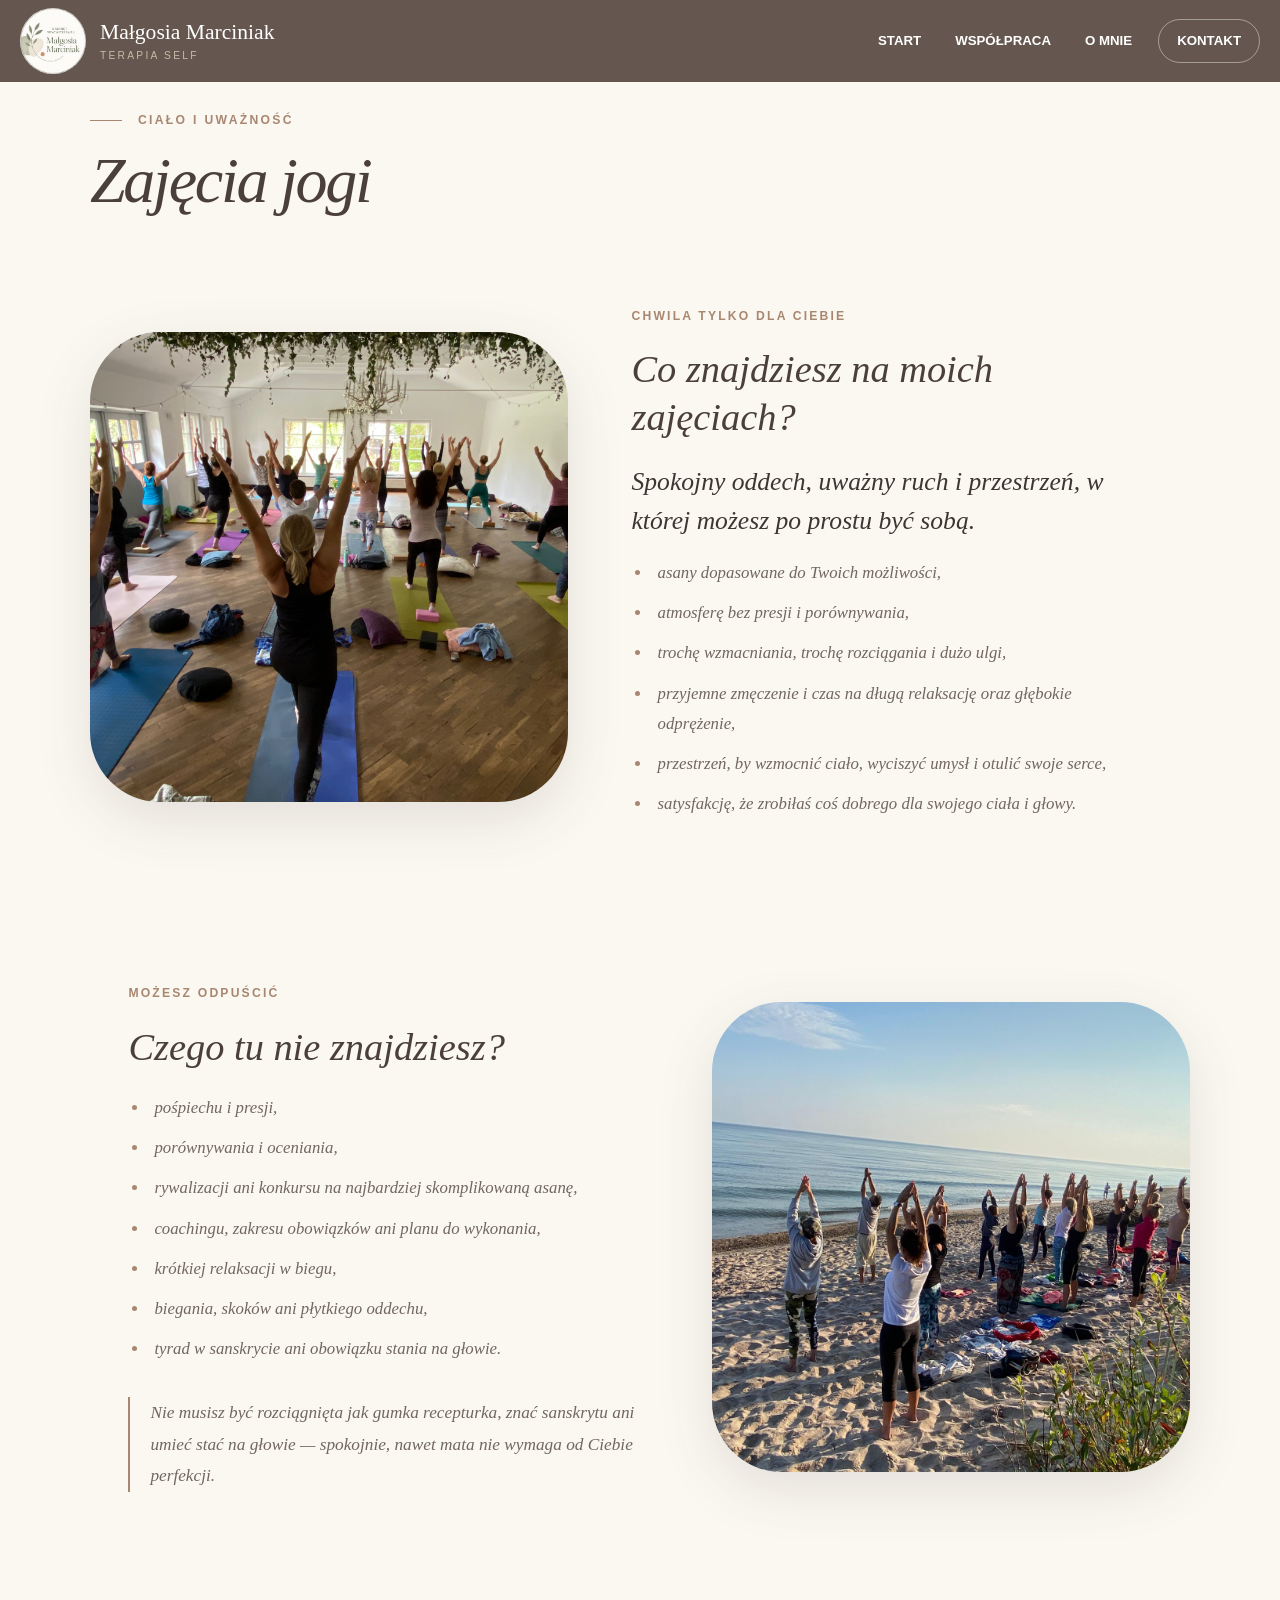
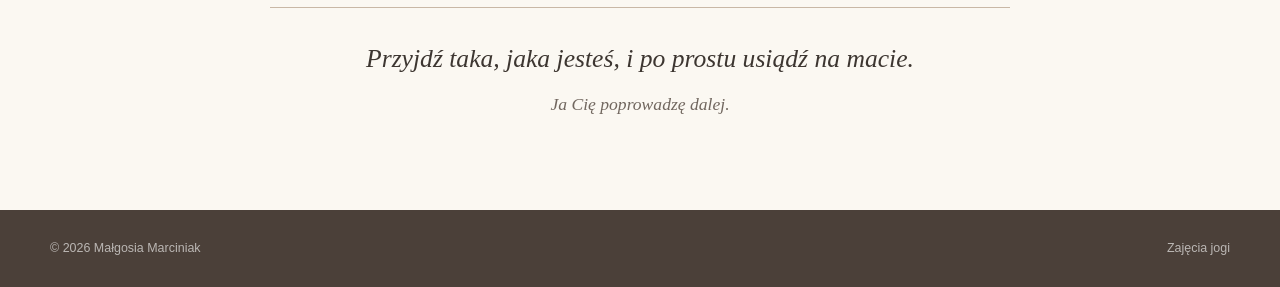
<file: zajecia-jogi.html>
<!DOCTYPE html>
<html lang="pl">

<head>
    <meta charset="UTF-8">
    <meta name="viewport" content="width=device-width,initial-scale=1">
    <title>Zajęcia jogi — Małgosia Marciniak</title>
    <link rel="stylesheet" href="style.css">
    <style>
        .page-yoga .subpage { font-style: italic; }
        .page-yoga .subpage-hero h1 { font-size: clamp(2.6rem, 5vw, 4.8rem); line-height: 1.12; }
        .page-yoga h2 { margin-bottom: 22px; color: var(--header-deep); font-size: clamp(1.9rem, 3vw, 2.65rem); line-height: 1.25; }
        .page-yoga .subpage-row + .subpage-row { margin-top: clamp(40px, 6vw, 76px); }
        .page-yoga .subpage-photo { background-color: var(--beige); }
        .page-yoga .text-points { font-size: 1.05rem; line-height: 1.8; margin: 0 0 22px; padding-left: 21px; }
        .page-yoga .text-points li { margin-bottom: 10px; padding-left: 5px; }
        .page-yoga .text-points li::marker { color: var(--accent); }
        .page-yoga .subpage-text > :last-child { margin-bottom: 0; }
        .page-yoga .yoga-invitation { max-width: 740px; margin: clamp(44px, 6vw, 76px) auto 0; padding-top: 32px; border-top: 1px solid var(--beige-dark); text-align: center; }
        .page-yoga .yoga-invitation p { margin-bottom: 12px; }
        .page-yoga .yoga-invitation p:last-child { color: var(--text-soft); font-size: 1.1rem; margin-bottom: 0; }
        @media (max-width: 820px) {
            .page-yoga .subpage-photo { min-height: clamp(260px, 65vw, 390px); }
        }
    </style>
</head>

<body class="page-yoga">
    <header class="site-header">
        <div class="header-inner">
            <a class="brand" href="index.html">
                <span>Małgosia Marciniak</span>
                <small>Terapia Self</small>
            </a>

            <button class="menu-button" aria-label="Otwórz menu">
                <span></span>
                <span></span>
                <span></span>
            </button>

            <nav class="main-nav">
                <a href="index.html#start">Start</a>
                <a href="index.html#wspolpraca">Współpraca</a>
                <a href="index.html#o-mnie">O mnie</a>
                <a href="index.html#kontakt">Kontakt</a>
            </nav>

        </div>
    </header>

    <main class="subpage">
        <section class="subpage-hero">
            <div>
                <p class="eyebrow">Ciało i uważność</p>
                <h1>Zajęcia jogi</h1>
            </div>
        </section>
        
        <div class="subpage-alternating">
            <section class="subpage-row" aria-labelledby="yoga-benefits">
                <div class="subpage-photo subpage-photo-primary" role="img" aria-label="Zajęcia jogi"></div>
                <div class="subpage-text">
                    <p class="text-label">Chwila tylko dla Ciebie</p>
                    <h2 id="yoga-benefits">Co znajdziesz na moich zajęciach?</h2>
                    <p class="text-lead">Spokojny oddech, uważny ruch i przestrzeń, w której możesz po prostu być sobą.</p>
                    <ul class="text-points">
                        <li>asany dopasowane do Twoich możliwości,</li>
                        <li>atmosferę bez presji i porównywania,</li>
                        <li>trochę wzmacniania, trochę rozciągania i dużo ulgi,</li>
                        <li>przyjemne zmęczenie i czas na długą relaksację oraz głębokie odprężenie,</li>
                        <li>przestrzeń, by wzmocnić ciało, wyciszyć umysł i otulić swoje serce,</li>
                        <li>satysfakcję, że zrobiłaś coś dobrego dla swojego ciała i głowy.</li>
                    </ul>
                </div>
            </section>
            <section class="subpage-row subpage-row-reverse" aria-labelledby="yoga-no-pressure">
                <div class="subpage-text">
                    <p class="text-label">Możesz odpuścić</p>
                    <h2 id="yoga-no-pressure">Czego tu nie znajdziesz?</h2>
                    <ul class="text-points">
                        <li>pośpiechu i presji,</li>
                        <li>porównywania i oceniania,</li>
                        <li>rywalizacji ani konkursu na najbardziej skomplikowaną asanę,</li>
                        <li>coachingu, zakresu obowiązków ani planu do wykonania,</li>
                        <li>krótkiej relaksacji w biegu,</li>
                        <li>biegania, skoków ani płytkiego oddechu,</li>
                        <li>tyrad w sanskrycie ani obowiązku stania na głowie.</li>
                    </ul>
                    <p class="text-quote">Nie musisz być rozciągnięta jak gumka recepturka, znać sanskrytu ani umieć stać na głowie — spokojnie, nawet mata nie wymaga od Ciebie perfekcji.</p>
                </div>
                <div class="subpage-photo subpage-photo-secondary" role="img" aria-label="Spokojna praktyka jogi"></div>
            </section>
            <div class="yoga-invitation">
                <p class="text-lead">Przyjdź taka, jaka jesteś, i po prostu usiądź na macie.</p>
                <p>Ja Cię poprowadzę dalej.</p>
            </div>
        </div>
    </main>
    
    <footer class="site-footer">
        <p>© 2026 Małgosia Marciniak</p>
        <p>Zajęcia jogi</p>
    </footer>
    
    <script src="script.js"></script>

</body>

</html>
</file>
<file: style.css>
/* 1. KOLORY — tutaj najłatwiej zmienisz wygląd całej strony */
:root {
    --header: #5f5148;
    --header-deep: #4b4039;
    --background: #fbf8f2;
    --surface: #fffdf9;
    --beige: #e9dfd2;
    --beige-dark: #c9b8a6;
    --accent: #a88770;
    --text: #3d3631;
    --text-soft: #71675f;
    --white: #ffffff;
    --shadow: 0 18px 55px rgba(66, 54, 45, 0.13);
}

/* 2. USTAWIENIA OGÓLNE */
* {
    box-sizing: border-box;
}

html {
    scroll-behavior: smooth;
    scroll-padding-top: 88px;
}

body {
    margin: 0;
    background: var(--background);
    color: var(--text);
    font-family: Arial, Helvetica, sans-serif;
    line-height: 1.7;
}

a {
    color: inherit;
    text-decoration: none;
}

h1, h2, h3, p {
    margin-top: 0;
}

h1, h2, h3, .brand {
    font-family: Georgia, "Times New Roman", serif;
}

h1 {
    font-size: clamp(2.45rem, 7vw, 5.5rem);
    font-weight: 400;
    line-height: 1.05;
}

h2 {
    font-size: clamp(2rem, 5vw, 3.8rem);
    font-weight: 400;
    line-height: 1.12;
}

h3 {
    font-size: clamp(1.7rem, 3vw, 2.35rem);
    font-weight: 400;
}

.section {
    width: min(1180px, calc(100% - 40px));
    margin-inline: auto;
    padding: 110px 0;
}

.eyebrow {
    margin-bottom: 16px;
    color: var(--accent);
    font-size: 0.76rem;
    font-weight: 700;
    letter-spacing: 0.19em;
    text-transform: uppercase;
}

/* 3. PRZYCISKI */
.button {
    display: inline-flex;
    min-height: 50px;
    align-items: center;
    justify-content: center;
    padding: 13px 25px;
    border: 1px solid transparent;
    border-radius: 100px;
    font-size: 0.84rem;
    font-weight: 700;
    text-transform: uppercase;
    transition: 180ms ease;
}

.button:not(.button-light):hover {
    transform: translateY(-2px);
}

.button-primary {
    background: var(--header);
    color: var(--white);
}

.button-light {
    background: rgba(255, 255, 255, 0.94);
    color: var(--header-deep);
}

.button-outline {
    border-color: var(--header);
    color: var(--header);
}

.button-outline:hover {
    background: var(--header);
    color: var(--white);
}

/* 4. NAGŁÓWEK I MENU */
.site-header {
    position: fixed;
    z-index: 1000;
    top: 0;
    right: 0;
    left: 0;
    min-height: 82px;
    background: rgba(95, 81, 72, 0.96);
    color: var(--white);
    backdrop-filter: blur(12px);
}

.header-inner {
    display: flex;
    width: min(1240px, calc(100% - 40px));
    min-height: 82px;
    align-items: center;
    justify-content: space-between;
    margin-inline: auto;
}

.brand {
    display: flex;
    flex-direction: column;
    line-height: 1.15;
}

.brand span {
    font-size: 1.35rem;
}

.brand small {
    margin-top: 5px;
    color: var(--beige-dark);
    font-family: Arial, sans-serif;
    font-size: 0.64rem;
    letter-spacing: 0.22em;
    text-transform: uppercase;
}

.main-nav {
    display: flex;
    align-items: center;
    gap: 34px;
    font-size: 0.83rem;
    font-weight: 700;
    text-transform: uppercase;
}

.nav-contact {
    padding: 10px 18px;
    border: 1px solid rgba(255, 255, 255, 0.42);
    border-radius: 100px;
}

.menu-button {
    display: none;
    width: 46px;
    height: 46px;
    border: 1px solid rgba(255, 255, 255, 0.28);
    border-radius: 50%;
    background: transparent;
}

.menu-button span {
    display: block;
    height: 1px;
    margin: 5px;
    background: var(--white);
}

/* 5. PIERWSZY EKRAN — zdjęcie images/hero.jpg */
.hero {
    position: relative;
    display: grid;
    min-height: 100svh;
    place-items: center;
    overflow: hidden;
    padding: 145px 24px 70px;
    background: #e9dfd2;
}

.hero-video {
    position: absolute;
    inset: 0;
    width: 100%;
    height: 100%;
    object-fit: cover;
}

.hero-overlay {
    position: absolute;
    inset: 0;
    background: linear-gradient(
        115deg,
        rgba(242, 231, 218, 0.88),
        rgba(255, 253, 249, 0.42)
    );
}

.hero-content {
    position: relative;
    z-index: 1;
    width: min(1100px, 100%);
    text-align: center;
}

.hero-content h2 {
    font-style: italic;
    font-weight: 400;
}

.hero-content h3 {
    font-style: italic;
    font-weight: 400;
}

.hero h1 {
    color: var(--header-deep);
}

.hero blockquote {
    width: min(620px, 100%);
    margin: 0 auto 34px;
    color: var(--text-soft);
    font-family: Georgia, serif;
    font-style: italic;
}

.scroll-hint {
    position: absolute;
    bottom: 25px;
    display: grid;
    width: 44px;
    height: 44px;
    border: 1px solid var(--header);
    border-radius: 50%;
    place-items: center;
}

/* 6. KAFELKI WSPÓŁPRACY */
.services-section {
    display: flex;
    min-height: calc(100svh - 82px);
    flex-direction: column;
    justify-content: center;
    padding-top: clamp(35px, 5vh, 60px);
    padding-bottom: clamp(35px, 5vh, 60px);
}

.section-heading {
    width: min(1200px, 100%);
    margin: 0 auto clamp(22px, 3.5vh, 38px);
    text-align: center;
}

.section-heading h3 {
    font-style: italic;
    font-weight: 400;
}

.section-heading blockquote {
    margin: 0;
    font-family: Georgia, "Times New Roman", serif;
    font-style: italic;
}

.services-grid {
    display: grid;
    grid-template-columns: repeat(4, minmax(0, 1fr));
    gap: clamp(14px, 1.6vw, 24px);
}

.service-card {
    position: relative;
    min-height: clamp(320px, 46vh, 490px);
    overflow: hidden;
    border-radius: 34px;
    box-shadow: var(--shadow);
    cursor: pointer;
    transition: transform 0.25s ease, box-shadow 0.25s ease;
}

.service-card:hover,
.service-card:focus-within {
    z-index: 2;
    transform: scale(1.025);
    box-shadow: 0 20px 45px rgba(35, 26, 21, 0.22);
}

.service-image, .service-shade {
    position: absolute;
    inset: 0;
}

.service-image {
    filter: blur(2px) saturate(0.72);
    transform: scale(1.04);
    transition: 500ms ease;
}

.service-card:hover .service-image {
    filter: blur(0) saturate(0.95);
    transform: scale(1.1);
}

.service-therapy .service-image {
    background: url("images/psychoterapia.jpg") center / cover, #b8aa9b;
}

.service-group .service-image {
    background: url("images/psychoterapia-grupowa.jpg") center / cover, #a99b8e;
}

.service-yoga .service-image {
    background: url("images/joga-gestalt.jpg") center / cover, #c3b8a6;
}

.service-retreat .service-image {
    background: url("images/wyjazdy.jpg") center / cover, #9b9c91;
}

.service-shade {
    background: linear-gradient(to top, rgba(45, 37, 32, 0.88), rgba(45, 37, 32, 0.08) 70%);
}

.service-content {
    position: absolute;
    z-index: 2;
    right: 0;
    bottom: 0;
    left: 0;
    padding: clamp(24px, 2.4vw, 38px);
    color: var(--white);
}

.service-content h3 {
    margin: 0;
    font-size: clamp(1.5rem, 2vw, 2.2rem);
    line-height: 1.08;
}

/* 7. O MNIE */
.about-section {
    display: grid;
    grid-template-columns: 0.9fr 1fr;
    align-items: center;
    gap: clamp(45px, 8vw, 110px);
}

.about-image, .subpage-image {
    min-height: 620px;
    border-radius: 160px 4px 160px 4px;
    background: url("images/malgosia.jpg") center / cover, #e2d6c8;
    box-shadow: var(--shadow);
}

.about-content .lead {
    color: var(--header);
    font-family: Georgia, serif;
    font-size: 1.35rem;
}

.about-content > p:not(.eyebrow) {
    color: var(--text-soft);
}

/* 8. KONTAKT */
.contact-card {
    padding: clamp(45px, 8vw, 90px);
    border-radius: 5px 110px 5px 110px;
    background: var(--header);
    color: var(--white);
    text-align: center;
}

.contact-card h2, .contact-card > p {
    max-width: 800px;
    margin-right: auto;
    margin-left: auto;
}

.contact-options {
    display: grid;
    grid-template-columns: repeat(3, 1fr);
    gap: 14px;
    margin-top: 42px;
}

.contact-option {
    display: flex;
    min-height: 175px;
    flex-direction: column;
    align-items: center;
    justify-content: center;
    padding: 24px;
    border: 1px solid rgba(255, 255, 255, 0.18);
    border-radius: 22px;
    background: rgba(255, 255, 255, 0.06);
    cursor: pointer;
    transition: transform 0.25s ease, background-color 0.25s ease, box-shadow 0.25s ease;
}

.contact-option:hover,
.contact-option:focus-visible {
    z-index: 1;
    background: rgba(255, 255, 255, 0.1);
    box-shadow: 0 14px 30px rgba(35, 26, 21, 0.18);
    transform: scale(1.035);
}

.contact-icon {
    display: grid;
    width: 50px;
    height: 50px;
    margin-bottom: 15px;
    border-radius: 50%;
    background: var(--beige);
    color: var(--header-deep);
    font-size: 0.7rem;
    font-weight: 800;
    place-items: center;
}

.contact-option small {
    color: rgba(255, 255, 255, 0.65);
}

/* 9. PODSTRONY */
.subpage {
    padding-top: 30px;
}

.subpage-hero {
    padding: 80px 24px 15px;
    background: var(--background);
    text-align: left;
}

.subpage-hero > div {
    width: min(1100px, 100%);
    margin-inline: auto;
}

.subpage-hero .eyebrow {
    display: flex;
    align-items: center;
    gap: 16px;
    margin-bottom: 14px;
}

.subpage-hero .eyebrow::before {
    width: 32px;
    height: 1px;
    background: var(--accent);
    content: "";
}

.subpage-hero h1 {
    margin: 0;
    color: var(--header-deep);
    font-size: clamp(3rem, 4.5vw, 4.8rem);
    font-weight: 400;
    line-height: 1;
    letter-spacing: -0.035em;
}

.subpage-alternating {
    width: min(1100px, calc(100% - 40px));
    margin-inline: auto;
    padding: 35px 0 90px;
}

.subpage-row {
    display: grid;
    grid-template-columns: 40fr 50fr;
    align-items: center;
    gap: clamp(18px, 2vw, 28px);
}

.subpage-row + .subpage-row {
    margin-top: clamp(24px, 3vw, 40px);
}

.subpage-row-reverse {
    grid-template-columns: 50fr 40fr;
}

.subpage-photo {
    min-height: clamp(330px, 38vw, 470px);
    border-radius: 70px;
    background-position: center;
    background-size: cover;
    box-shadow: var(--shadow);
}

/* PSYCHOTERAPIA */
.page-psychotherapy .subpage-photo-primary {
    background-image: url("images/psychoterapia-1.jpg");
}

.page-psychotherapy .subpage-photo-secondary {
    background-image: url("images/psychoterapia-2.jpg");
}

/* JOGA */
.page-yoga .subpage-photo-primary {
    background-image: url("images/joga-1.jpg");
}

.page-yoga .subpage-photo-secondary {
    background-image: url("images/joga-2.jpg");
}

/* WARSZTATY */
.page-workshops .subpage-photo-primary {
    background-image: url("images/warsztaty-1.jpg");
}

.page-workshops .subpage-photo-secondary {
    background-image: url("images/warsztaty-2.jpg");
}

/* WYJAZDY */
.page-retreats .subpage-photo-primary {
    background-image: url("images/wyjazdy-1.jpg");
}

.page-retreats .subpage-photo-secondary {
    background-image: url("images/wyjazdy-2.jpg");
}

.subpage-photo-placeholder {
    display: grid;
    padding: 30px;
    border: 1px dashed var(--beige-dark);
    background: var(--beige);
    color: var(--text-soft);
    font-family: Georgia, "Times New Roman", serif;
    font-style: italic;
    place-items: center;
    text-align: center;
}

.subpage-text {
    display: flex;
    flex-direction: column;
    justify-content: center;
    align-items: flex-start;
    padding: clamp(20px, 3vw, 45px);
    text-align: left;
}

.subpage-text p {
    width: min(100%, 560px);
    margin: 0 0 18px;
    color: var(--text-soft);
    font-size: 1.08rem;
    line-height: 1.85;
    text-align: left;
}

.text-label {
    color: var(--accent) !important;
    font-size: 0.76rem !important;
    font-weight: 700;
    letter-spacing: 0.18em;
    text-transform: uppercase;
}

.text-lead {
    color: var(--text) !important;
    font-family: Georgia, "Times New Roman", serif;
    font-size: clamp(1.3rem, 2vw, 1.65rem) !important;
    line-height: 1.5 !important;
}

.text-points {
    margin: 5px 0 22px;
    padding-left: 20px;
    color: var(--text-soft);
    line-height: 1.9;
}

.text-quote {
    margin-bottom: 0 !important;
    padding-left: 20px;
    border-left: 2px solid var(--accent);
    font-family: Georgia, "Times New Roman", serif;
    font-style: italic;
}

.subpage-content {
    display: grid;
    width: min(1100px, calc(100% - 40px));
    grid-template-columns: 0.9fr 1.1fr;
    align-items: center;
    gap: clamp(45px, 8vw, 100px);
    margin-inline: auto;
    padding: 110px 0;
}

.subpage-copy p {
    color: var(--text-soft);
}

.subpage-actions {
    display: flex;
    flex-wrap: wrap;
    align-items: center;
    gap: 24px;
    margin-top: 30px;
}

.text-link {
    display: inline-flex;
    min-height: 50px;
    align-items: center;
    justify-content: center;
    padding: 12px 24px;
    border: 2px solid var(--header);
    border-radius: 999px;
    color: var(--header);
    font-weight: 700;
    transition: 180ms ease;
}

.text-link:hover {
    background: var(--header);
    color: var(--white);
}

/* 10. STOPKA */
.site-footer {
    display: flex;
    justify-content: space-between;
    gap: 20px;
    padding: 28px max(20px, calc((100% - 1180px) / 2));
    background: var(--header-deep);
    color: rgba(255, 255, 255, 0.62);
    font-size: 0.78rem;
}

.site-footer p {
    margin: 0;
}

/* 11. TELEFON I TABLET */
@media (max-width: 820px) {
    .site-header, .header-inner {
        min-height: 74px;
    }

    .header-inner {
        width: calc(100% - 28px);
    }

    .brand span {
        font-size: 1.08rem;
    }

    .menu-button {
        display: block;
    }

    .main-nav {
        position: absolute;
        top: 74px;
        right: 0;
        left: 0;
        display: none;
        flex-direction: column;
        align-items: stretch;
        gap: 0;
        padding: 12px 20px 22px;
        background: var(--header);
    }

    .main-nav.is-open {
        display: flex;
    }

    .main-nav a {
        min-height: 52px;
        padding: 15px 8px;
        border-bottom: 1px solid rgba(255, 255, 255, 0.12);
    }

    .about-section, .subpage-content, .contact-options {
        grid-template-columns: 1fr;
    }

    .services-section {
        min-height: auto;
        padding-top: 78px;
        padding-bottom: 78px;
    }

    .services-grid {
        grid-template-columns: 1fr;
    }

    .hero {
        min-height: 92svh;
        padding-top: 125px;
    }

    .service-card {
        min-height: 440px;
    }

    .about-image, .subpage-image {
        min-height: 500px;
    }

    .subpage-row,
    .subpage-row-reverse {
        grid-template-columns: 1fr;
        gap: 22px;
    }

    .subpage-row-reverse .subpage-text {
        order: 2;
    }

    .subpage-row-reverse .subpage-photo {
        order: 1;
    }

    .subpage-photo {
        min-height: 390px;
        border-radius: 48px;
    }

    .subpage-text {
        padding: 10px 4px;
    }
}

@media (max-width: 540px) {
    .section {
        width: calc(100% - 28px);
        padding: 78px 0;
    }

    h1 {
        font-size: clamp(2.3rem, 11.5vw, 3.25rem);
    }

    h2 {
        font-size: clamp(2rem, 9.5vw, 2.8rem);
    }

    .service-card {
        min-height: 420px;
        border-radius: 28px;
    }

    .service-content {
        padding: 30px 26px;
    }

    .about-image, .subpage-image {
        min-height: 440px;
        border-radius: 95px 4px 95px 4px;
    }

    .contact-card {
        padding: 50px 22px;
        border-radius: 4px 65px 4px 65px;
    }

    .site-footer {
        flex-direction: column;
        text-align: center;
    }
}

/* Oryginalne logo: wspólny nagłówek wszystkich podstron. */
.site-header .brand {
    position: relative;
    min-height: 66px;
    padding-left: 80px;
    justify-content: center;
    flex-shrink: 0;
}
.site-header .brand::before {
    content: "";
    position: absolute;
    left: 0;
    top: 50%;
    transform: translateY(-50%);
    width: 66px;
    height: 66px;
    border-radius: 50%;
    background-color: #fbfaf7;
    background-image: url("[data-uri]");
    background-repeat: no-repeat;
    background-size: 130% 130%;
    background-position: 51.5% 42%;
}
@media (max-width: 820px) {
    .site-header .brand { min-height: 56px; padding-left: 67px; }
    .site-header .brand::before { width: 56px; height: 56px; }
}
@media (max-width: 380px) {
    .site-header .brand { min-height: 48px; padding-left: 58px; }
    .site-header .brand::before { width: 48px; height: 48px; }
    .site-header .brand span { font-size: 1rem; }
    .site-header .brand small { font-size: 0.58rem; }
}

/* Spójna typografia: krój cytatu Fritza Perlsa na wszystkich stronach. */
main h1,
main h2,
main h3,
main h4,
main p,
main li,
main dt,
main dd,
main blockquote,
main .button,
main .text-link,
main .contact-option {
    font-family: Georgia, "Times New Roman", serif;
    font-style: italic;
}

/* Małe akcentowe etykiety, np. O MNIE, pozostają prostym pismem. */
main .eyebrow,
main .text-label {
    font-family: Arial, Helvetica, sans-serif;
    font-style: normal;
}

main .contact-icon {
    font-family: Arial, Helvetica, sans-serif;
    font-style: normal;
}

/* Menu: ramka Kontakt na każdej stronie i widoczna reakcja na wskazanie. */
.main-nav { gap: 18px; }
.main-nav a {
    display: inline-flex;
    align-items: center;
    justify-content: center;
    padding: 10px 8px;
    border-radius: 100px;
    cursor: pointer;
    transition: background-color 180ms ease, color 180ms ease, border-color 180ms ease;
}
.main-nav a[href$="#kontakt"] {
    padding: 10px 18px;
    border: 1px solid rgba(255, 255, 255, 0.42);
    border-radius: 100px;
}
.main-nav a:hover,
.main-nav a:focus-visible {
    background-color: var(--beige);
    color: var(--header-deep);
}
.main-nav a[href$="#kontakt"]:hover,
.main-nav a[href$="#kontakt"]:focus-visible {
    border-color: var(--beige);
}
.main-nav a:focus-visible {
    outline: 2px solid var(--beige-dark);
    outline-offset: 4px;
}
@media (max-width: 820px) {
    .main-nav { gap: 6px; }
    .main-nav a { justify-content: flex-start; padding: 15px 16px; border-radius: 14px; }
    .main-nav a[href$="#kontakt"] { margin-top: 4px; padding: 15px 16px; border-radius: 100px; }
}
@media (prefers-reduced-motion: reduce) {
    .main-nav a { transition: none; }
}

/* Telefon: krótszy wstęp, siatka usług i kompaktowy kontakt. */
@media (max-width: 640px) {
    .hero {
        min-height: auto;
        padding: 108px 22px 66px;
    }
    .hero-content { max-width: 440px; margin-inline: auto; }
    .hero-content .eyebrow { font-size: 0.65rem; line-height: 1.65; letter-spacing: 0.12em; margin-bottom: 18px; }
    .hero-content h2 { font-size: clamp(1.9rem, 7.5vw, 2.55rem); line-height: 1.18; margin-bottom: 18px; text-wrap: balance; }
    .hero-content h3 {
        max-width: 36ch;
        margin: 0 auto 18px;
        font-size: clamp(1.08rem, 4.3vw, 1.25rem);
        line-height: 1.55;
        text-align: center;
        text-wrap: pretty;
    }
    .hero-content h3 br { display: none; }
    .hero blockquote { font-size: 0.95rem; line-height: 1.55; margin-bottom: 22px; }
    .hero .scroll-hint { bottom: 12px; width: 32px; height: 32px; }

    .services-section.section { padding-top: 44px; padding-bottom: 44px; }
    .section-heading { margin-bottom: 24px; }
    .section-heading h3 { font-size: 1.4rem; line-height: 1.4; margin-bottom: 16px; }
    .section-heading blockquote { font-size: 0.95rem; line-height: 1.6; }
    .services-grid { grid-template-columns: repeat(2, minmax(0, 1fr)); gap: 12px; }
    .service-card { min-height: 0; aspect-ratio: 2 / 3; border-radius: 22px; box-shadow: 0 8px 24px rgba(66, 54, 45, 0.1); }
    .service-content { padding: 16px 10px; }
    .service-content h3 { font-size: clamp(1rem, 4.1vw, 1.4rem); line-height: 1.18; font-weight: 400; text-wrap: balance; overflow-wrap: break-word; }
    .service-image { filter: none; transform: none; }

    #kontakt.section { padding-top: 36px; padding-bottom: 36px; scroll-margin-top: 12px; }
    #kontakt .contact-card { padding: 42px 20px; border-radius: 4px 40px 4px 40px; }
    #kontakt .eyebrow { margin-bottom: 22px; font-size: 0.68rem; }
    #kontakt .contact-card h2 { font-size: clamp(1.3rem, 5.4vw, 1.65rem); line-height: 1.5; margin: 0 auto 24px; text-wrap: balance; }
    #kontakt .contact-card > p:not(.eyebrow) { font-size: 0.95rem; line-height: 1.65; margin: 0 auto 24px; }
    #kontakt .contact-options { grid-template-columns: 1fr; gap: 9px; margin-top: 30px; }
    #kontakt .contact-option {
        display: grid;
        grid-template-columns: 40px minmax(0, 1fr);
        grid-template-rows: auto auto;
        column-gap: 13px;
        row-gap: 1px;
        min-height: 68px;
        padding: 10px 14px;
        border-radius: 16px;
        text-align: left;
        align-content: center;
        justify-items: start;
    }
    #kontakt .contact-icon { grid-column: 1; grid-row: 1 / 3; width: 38px; height: 38px; margin: 0; font-size: 0.65rem; align-self: center; }
    #kontakt .contact-option strong { grid-column: 2; grid-row: 1; font-size: 1rem; line-height: 1.3; }
    #kontakt .contact-option small { grid-column: 2; grid-row: 2; font-size: 0.8rem; line-height: 1.4; }
}
</file>
